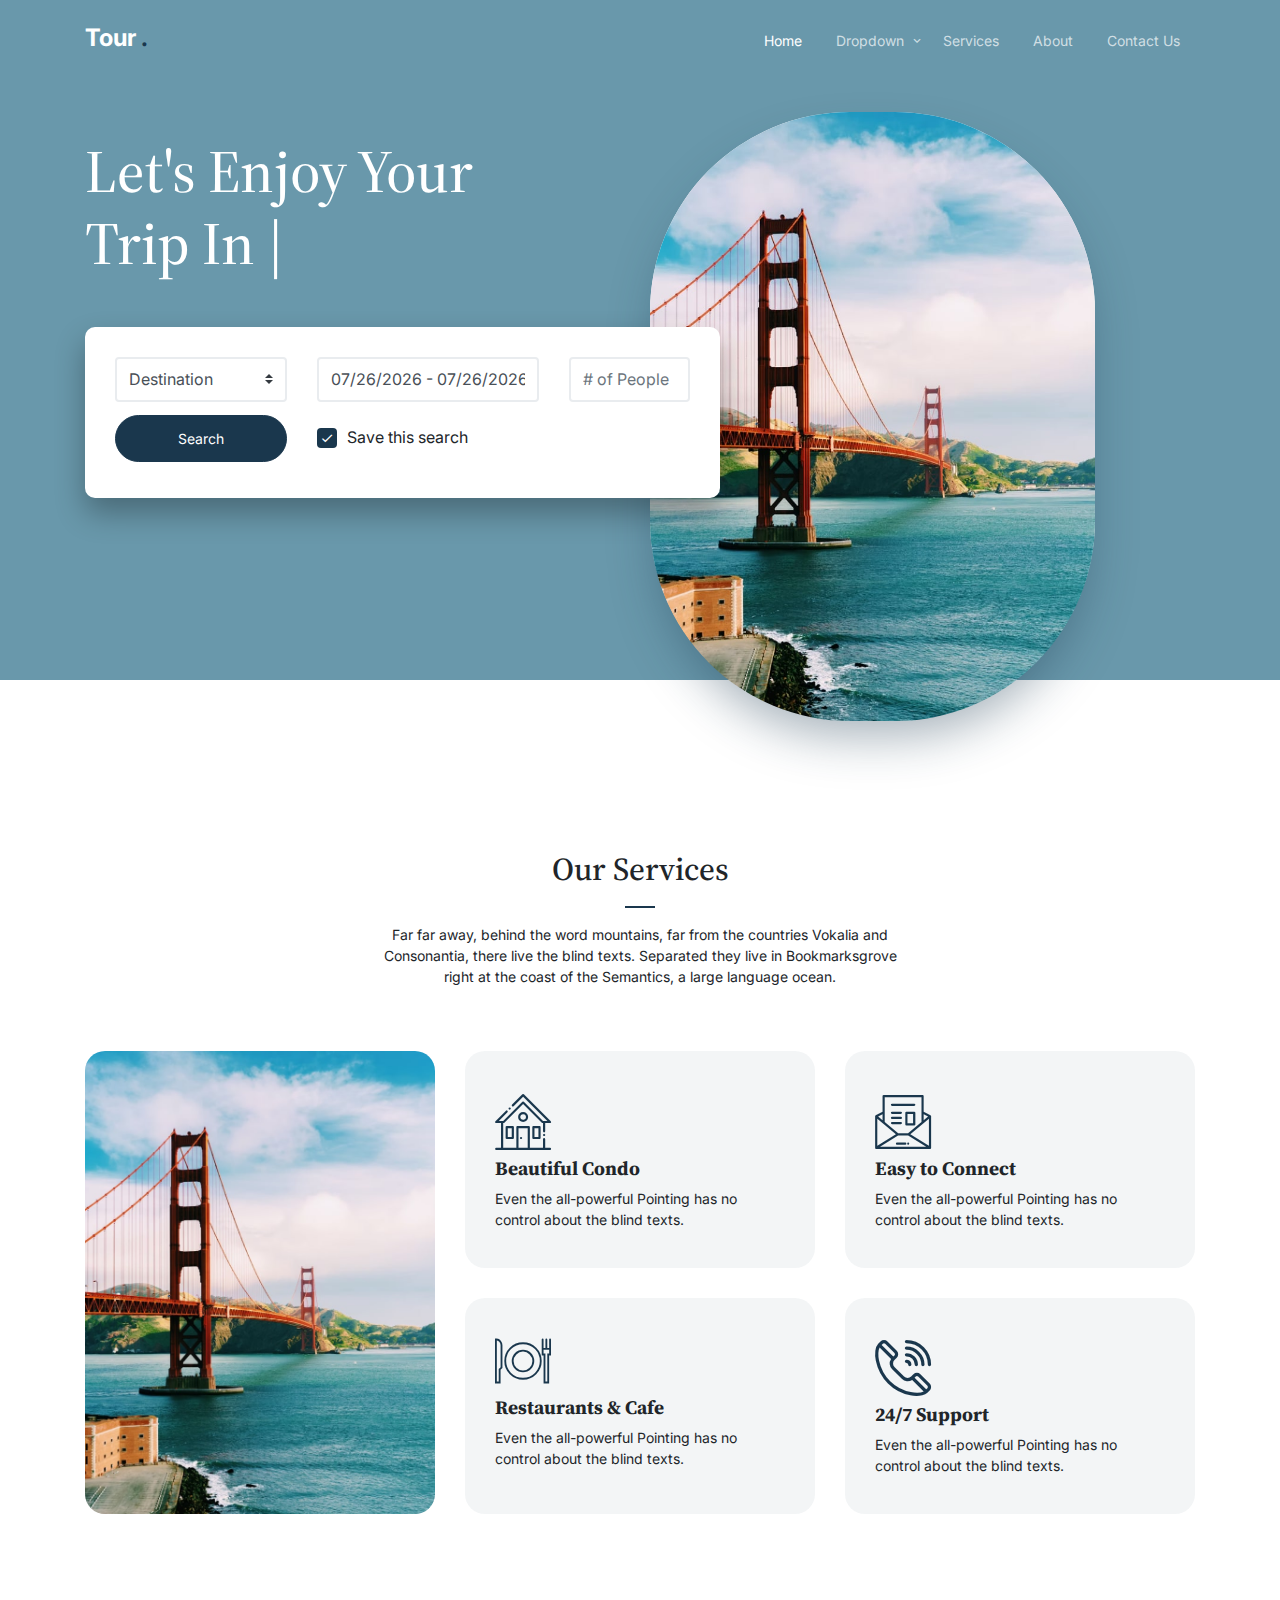
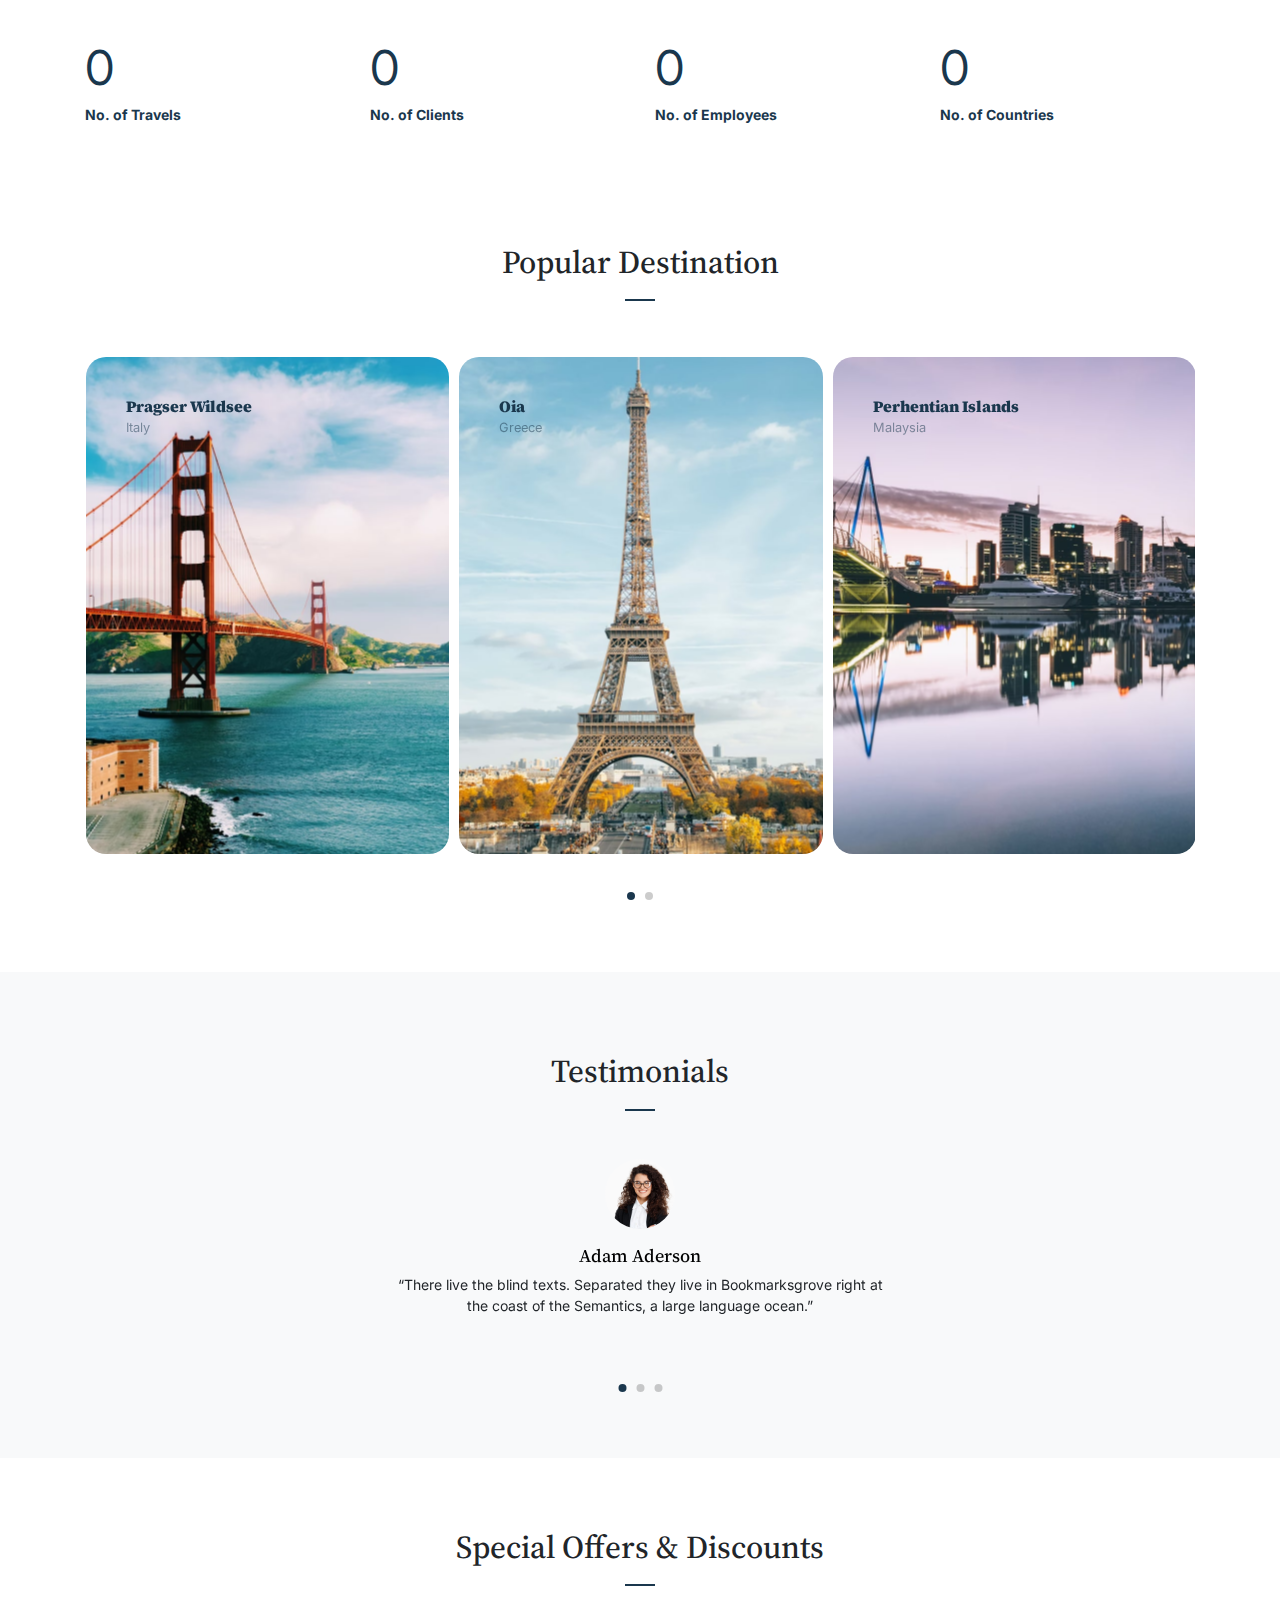
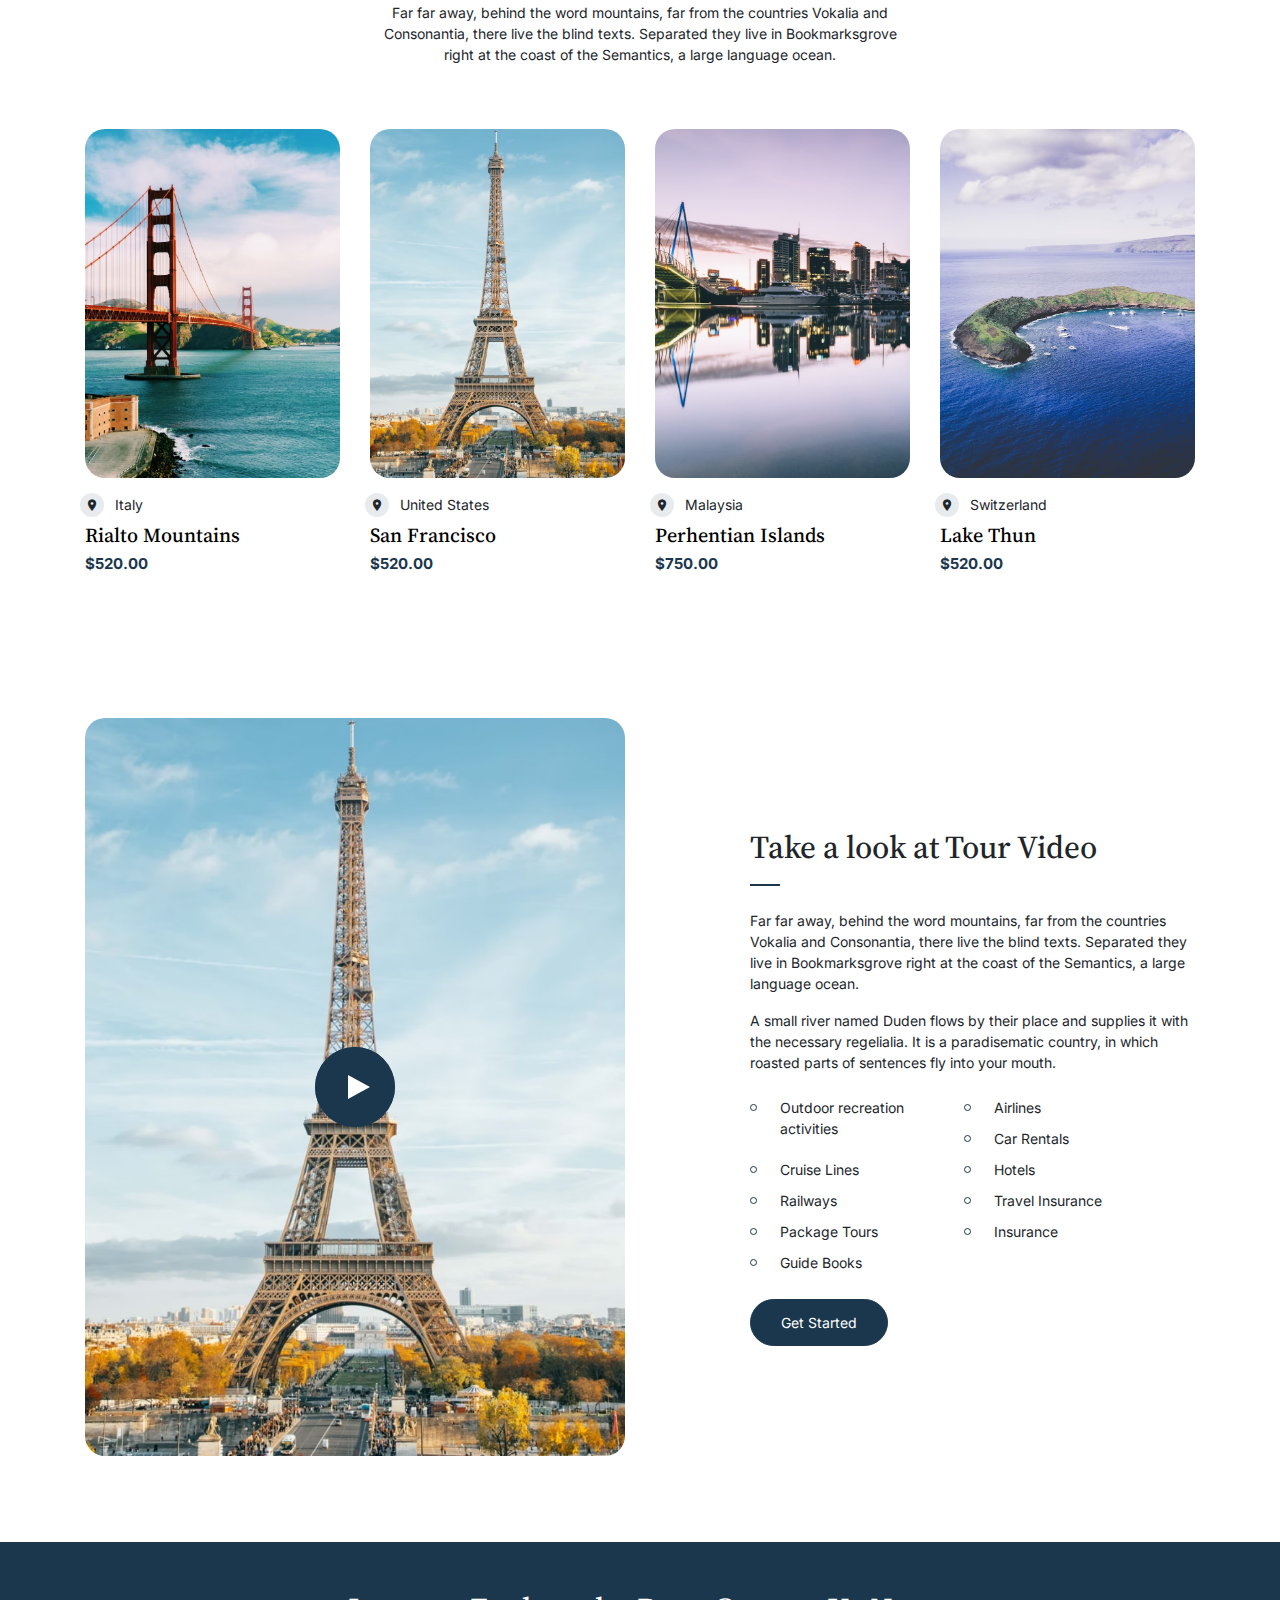
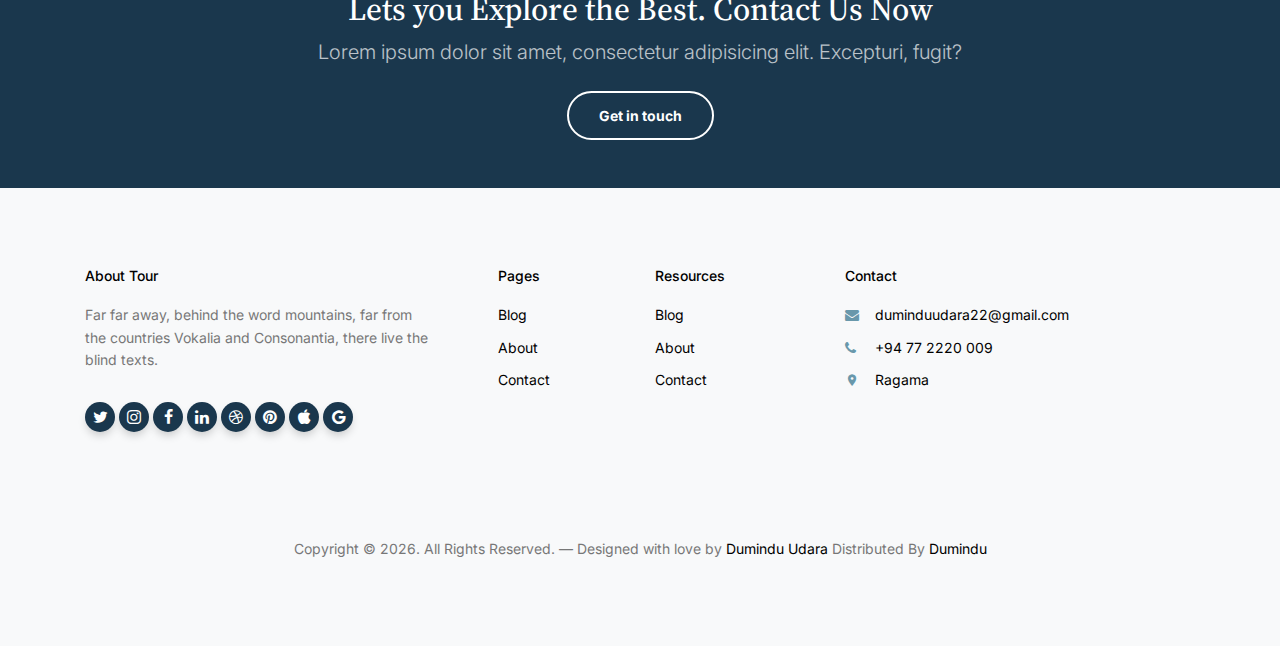
<file: Travel-Agency-master/index.html>
<!doctype html>
<html lang="pt-BR">

<head>
    <meta charset="utf-8">
    <meta name="viewport" content="width=device-width, initial-scale=1, shrink-to-fit=no">
    <meta name="author" content="Untree.co">
    <link rel="shortcut icon" href="favicon.png">

    <meta name="description" content="" />
    <meta name="keywords" content="bootstrap, bootstrap4" />

    <link rel="preconnect" href="https://fonts.googleapis.com">
    <link rel="preconnect" href="https://fonts.gstatic.com" crossorigin>
    <link href="https://fonts.googleapis.com/css2?family=Inter:wght@400;700&family=Source+Serif+Pro:wght@400;700&display=swap" rel="stylesheet">

    <link rel="stylesheet" href="css/bootstrap.min.css">
    <link rel="stylesheet" href="css/owl.carousel.min.css">
    <link rel="stylesheet" href="css/owl.theme.default.min.css">
    <link rel="stylesheet" href="css/jquery.fancybox.min.css">
    <link rel="stylesheet" href="fonts/icomoon/style.css">
    <link rel="stylesheet" href="fonts/flaticon/font/flaticon.css">
    <link rel="stylesheet" href="css/daterangepicker.css">
    <link rel="stylesheet" href="css/aos.css">
    <link rel="stylesheet" href="css/style.css">

    <title>SSK TOUR</title>
</head>

<body>


    <div class="site-mobile-menu site-navbar-target">
        <div class="site-mobile-menu-header">
            <div class="site-mobile-menu-close">
                <span class="icofont-close js-menu-toggle"></span>
            </div>
        </div>
        <div class="site-mobile-menu-body"></div>
    </div>

    <nav class="site-nav">
        <div class="container">
            <div class="site-navigation">
                <a href="index.html" class="logo m-0">Tour <span class="text-primary">.</span></a>

                <ul class="js-clone-nav d-none d-lg-inline-block text-left site-menu float-right">
                    <li class="active"><a href="index.html">Home</a></li>
                    <li class="has-children">
                        <a href="#">Dropdown</a>
                        <ul class="dropdown">
                            <li><a href="elements.html">Elements</a></li>
                            <li><a href="#">Menu One</a></li>
                            <li class="has-children">
                                <a href="#">Menu Two</a>
                                <ul class="dropdown">
                                    <li><a href="#">Sub Menu One</a></li>
                                    <!-- <li><a href="#">Sub Menu Two</a></li>
									<li><a href="#">Sub Menu Three</a></li> -->
                                </ul>
                            </li>
                            <li><a href="#">Menu Three</a></li>
                        </ul>
                    </li>
                    <li><a href="services.html">Services</a></li>
                    <li><a href="about.html">About</a></li>
                    <li><a href="contact.html">Contact Us</a></li>
                </ul>

                <a href="#" class="burger ml-auto float-right site-menu-toggle js-menu-toggle d-inline-block d-lg-none light" data-toggle="collapse" data-target="#main-navbar">
                    <span></span>
                </a>

            </div>
        </div>
    </nav>


    <div class="hero">
        <div class="container">
            <div class="row align-items-center">
                <div class="col-lg-7">
                    <div class="intro-wrap">
                        <h1 class="mb-5"><span class="d-block">Let's Enjoy Your</span> Trip In <span class="typed-words"></span></h1>

                        <div class="row">
                            <div class="col-12">
                                <form class="form">
                                    <div class="row mb-2">
                                        <div class="col-sm-12 col-md-6 mb-3 mb-lg-0 col-lg-4">
                                            <select name="" id="" class="form-control custom-select">
												<option value="">Destination</option>
												<option value="">Peru</option>
												<option value="">Japan</option>
												<option value="">Thailand</option>
												<option value="">Brazil</option>
												<option value="">United States</option>
												<option value="">Israel</option>
												<option value="">China</option>
												<option value="">Russia</option>
                                                <option value="">Sri Lanka</option>
                                                <option value="">India</option>
											</select>
                                        </div>
                                        <div class="col-sm-12 col-md-6 mb-3 mb-lg-0 col-lg-5">
                                            <input type="text" class="form-control" name="daterange">
                                        </div>
                                        <div class="col-sm-12 col-md-6 mb-3 mb-lg-0 col-lg-3">
                                            <input type="text" class="form-control" placeholder="# of People">
                                        </div>

                                    </div>
                                    <div class="row align-items-center">
                                        <div class="col-sm-12 col-md-6 mb-3 mb-lg-0 col-lg-4">
                                            <input type="submit" class="btn btn-primary btn-block" value="Search">
                                        </div>
                                        <div class="col-lg-8">
                                            <label class="control control--checkbox mt-3">
												<span class="caption">Save this search</span>
												<input type="checkbox" checked="checked" />
												<div class="control__indicator"></div>
											</label>
                                        </div>
                                    </div>
                                </form>
                            </div>
                        </div>
                    </div>
                </div>
                <div class="col-lg-5">
                    <div class="slides">
                        <img src="images/hero-slider-1.jpg" alt="Image" class="img-fluid active">
                        <img src="images/hero-slider-2.jpg" alt="Image" class="img-fluid">
                        <img src="images/hero-slider-3.jpg" alt="Image" class="img-fluid">
                        <img src="images/hero-slider-4.jpg" alt="Image" class="img-fluid">
                        <img src="images/hero-slider-5.jpg" alt="Image" class="img-fluid">
                    </div>
                </div>
            </div>
        </div>
    </div>


    <div class="untree_co-section">
        <div class="container">
            <div class="row mb-5 justify-content-center">
                <div class="col-lg-6 text-center">
                    <h2 class="section-title text-center mb-3">Our Services</h2>
                    <p>Far far away, behind the word mountains, far from the countries Vokalia and Consonantia, there live the blind texts. Separated they live in Bookmarksgrove right at the coast of the Semantics, a large language ocean.</p>
                </div>
            </div>
            <div class="row align-items-stretch">
                <div class="col-lg-4 order-lg-1">
                    <div class="h-100">
                        <div class="frame h-100">
                            <div class="feature-img-bg h-100" style="background-image: url('images/hero-slider-1.jpg');"></div>
                        </div>
                    </div>
                </div>

                <div class="col-6 col-sm-6 col-lg-4 feature-1-wrap d-md-flex flex-md-column order-lg-1">

                    <div class="feature-1 d-md-flex">
                        <div class="align-self-center">
                            <span class="flaticon-house display-4 text-primary"></span>
                            <h3>Beautiful Condo</h3>
                            <p class="mb-0">Even the all-powerful Pointing has no control about the blind texts.</p>
                        </div>
                    </div>

                    <div class="feature-1 ">
                        <div class="align-self-center">
                            <span class="flaticon-restaurant display-4 text-primary"></span>
                            <h3>Restaurants & Cafe</h3>
                            <p class="mb-0">Even the all-powerful Pointing has no control about the blind texts.</p>
                        </div>
                    </div>

                </div>

                <div class="col-6 col-sm-6 col-lg-4 feature-1-wrap d-md-flex flex-md-column order-lg-3">

                    <div class="feature-1 d-md-flex">
                        <div class="align-self-center">
                            <span class="flaticon-mail display-4 text-primary"></span>
                            <h3>Easy to Connect</h3>
                            <p class="mb-0">Even the all-powerful Pointing has no control about the blind texts.</p>
                        </div>
                    </div>

                    <div class="feature-1 d-md-flex">
                        <div class="align-self-center">
                            <span class="flaticon-phone-call display-4 text-primary"></span>
                            <h3>24/7 Support</h3>
                            <p class="mb-0">Even the all-powerful Pointing has no control about the blind texts.</p>
                        </div>
                    </div>

                </div>

            </div>
        </div>
    </div>

    <div class="untree_co-section count-numbers py-5">
        <div class="container">
            <div class="row">
                <div class="col-6 col-sm-6 col-md-6 col-lg-3">
                    <div class="counter-wrap">
                        <div class="counter">
                            <span class="" data-number="9313">0</span>
                        </div>
                        <span class="caption">No. of Travels</span>
                    </div>
                </div>
                <div class="col-6 col-sm-6 col-md-6 col-lg-3">
                    <div class="counter-wrap">
                        <div class="counter">
                            <span class="" data-number="8492">0</span>
                        </div>
                        <span class="caption">No. of Clients</span>
                    </div>
                </div>
                <div class="col-6 col-sm-6 col-md-6 col-lg-3">
                    <div class="counter-wrap">
                        <div class="counter">
                            <span class="" data-number="100">0</span>
                        </div>
                        <span class="caption">No. of Employees</span>
                    </div>
                </div>
                <div class="col-6 col-sm-6 col-md-6 col-lg-3">
                    <div class="counter-wrap">
                        <div class="counter">
                            <span class="" data-number="120">0</span>
                        </div>
                        <span class="caption">No. of Countries</span>
                    </div>
                </div>
            </div>
        </div>
    </div>



    <div class="untree_co-section">
        <div class="container">
            <div class="row text-center justify-content-center mb-5">
                <div class="col-lg-7">
                    <h2 class="section-title text-center">Popular Destination</h2>
                </div>
            </div>

            <div class="owl-carousel owl-3-slider">

                <div class="item">
                    <a class="media-thumb" href="images/hero-slider-1.jpg" data-fancybox="gallery">
                        <div class="media-text">
                            <h3>Pragser Wildsee</h3>
                            <span class="location">Italy</span>
                        </div>
                        <img src="images/hero-slider-1.jpg" alt="Image" class="img-fluid">
                    </a>
                </div>

                <div class="item">
                    <a class="media-thumb" href="images/hero-slider-2.jpg" data-fancybox="gallery">
                        <div class="media-text">
                            <h3>Oia</h3>
                            <span class="location">Greece</span>
                        </div>
                        <img src="images/hero-slider-2.jpg" alt="Image" class="img-fluid">
                    </a>
                </div>

                <div class="item">
                    <a class="media-thumb" href="images/hero-slider-3.jpg" data-fancybox="gallery">
                        <div class="media-text">
                            <h3>Perhentian Islands</h3>
                            <span class="location">Malaysia</span>
                        </div>
                        <img src="images/hero-slider-3.jpg" alt="Image" class="img-fluid">
                    </a>
                </div>


                <div class="item">
                    <a class="media-thumb" href="images/hero-slider-4.jpg" data-fancybox="gallery">
                        <div class="media-text">
                            <h3>Rialto Bridge</h3>
                            <span class="location">Italy</span>
                        </div>
                        <img src="images/hero-slider-4.jpg" alt="Image" class="img-fluid">
                    </a>
                </div>

                <div class="item">
                    <a class="media-thumb" href="images/hero-slider-5.jpg" data-fancybox="gallery">
                        <div class="media-text">
                            <h3>San Francisco, United States</h3>
                            <span class="location">United States</span>
                        </div>
                        <img src="images/hero-slider-5.jpg" alt="Image" class="img-fluid">
                    </a>
                </div>

                <div class="item">
                    <a class="media-thumb" href="images/hero-slider-1.jpg" data-fancybox="gallery">
                        <div class="media-text">
                            <h3>Lake Thun</h3>
                            <span class="location">Switzerland</span>
                        </div>
                        <img src="images/hero-slider-2.jpg" alt="Image" class="img-fluid">
                    </a>
                </div>

            </div>

        </div>
    </div>


    <div class="untree_co-section testimonial-section mt-5">
        <div class="container">
            <div class="row justify-content-center">
                <div class="col-lg-7 text-center">
                    <h2 class="section-title text-center mb-5">Testimonials</h2>

                    <div class="owl-single owl-carousel no-nav">
                        <div class="testimonial mx-auto">
                            <figure class="img-wrap">
                                <img src="images/person_2.jpg" alt="Image" class="img-fluid">
                            </figure>
                            <h3 class="name">Adam Aderson</h3>
                            <blockquote>
                                <p>&ldquo;There live the blind texts. Separated they live in Bookmarksgrove right at the coast of the Semantics, a large language ocean.&rdquo;</p>
                            </blockquote>
                        </div>

                        <div class="testimonial mx-auto">
                            <figure class="img-wrap">
                                <img src="images/person_3.jpg" alt="Image" class="img-fluid">
                            </figure>
                            <h3 class="name">Lukas Devlin</h3>
                            <blockquote>
                                <p>&ldquo;There live the blind texts. Separated they live in Bookmarksgrove right at the coast of the Semantics, a large language ocean.&rdquo;</p>
                            </blockquote>
                        </div>

                        <div class="testimonial mx-auto">
                            <figure class="img-wrap">
                                <img src="images/person_4.jpg" alt="Image" class="img-fluid">
                            </figure>
                            <h3 class="name">Kayla Bryant</h3>
                            <blockquote>
                                <p>&ldquo;There live the blind texts. Separated they live in Bookmarksgrove right at the coast of the Semantics, a large language ocean.&rdquo;</p>
                            </blockquote>
                        </div>

                    </div>

                </div>
            </div>
        </div>
    </div>


    <div class="untree_co-section">
        <div class="container">
            <div class="row justify-content-center text-center mb-5">
                <div class="col-lg-6">
                    <h2 class="section-title text-center mb-3">Special Offers &amp; Discounts</h2>
                    <p>Far far away, behind the word mountains, far from the countries Vokalia and Consonantia, there live the blind texts. Separated they live in Bookmarksgrove right at the coast of the Semantics, a large language ocean.</p>
                </div>
            </div>
            <div class="row">
                <div class="col-6 col-sm-6 col-md-6 col-lg-3 mb-4 mb-lg-0">
                    <div class="media-1">
                        <a href="#" class="d-block mb-3"><img src="images/hero-slider-1.jpg" alt="Image" class="img-fluid"></a>
                        <span class="d-flex align-items-center loc mb-2">
							<span class="icon-room mr-3"></span>
                        <span>Italy</span>
                        </span>
                        <div class="d-flex align-items-center">
                            <div>
                                <h3><a href="#">Rialto Mountains</a></h3>
                                <div class="price ml-auto">
                                    <span>$520.00</span>
                                </div>
                            </div>

                        </div>

                    </div>
                </div>
                <div class="col-6 col-sm-6 col-md-6 col-lg-3 mb-4 mb-lg-0">
                    <div class="media-1">
                        <a href="#" class="d-block mb-3"><img src="images/hero-slider-2.jpg" alt="Image" class="img-fluid"></a>
                        <span class="d-flex align-items-center loc mb-2">
							<span class="icon-room mr-3"></span>
                        <span>United States</span>
                        </span>
                        <div class="d-flex align-items-center">
                            <div>
                                <h3><a href="#">San Francisco</a></h3>
                                <div class="price ml-auto">
                                    <span>$520.00</span>
                                </div>
                            </div>

                        </div>

                    </div>
                </div>
                <div class="col-6 col-sm-6 col-md-6 col-lg-3 mb-4 mb-lg-0">
                    <div class="media-1">
                        <a href="#" class="d-block mb-3"><img src="images/hero-slider-3.jpg" alt="Image" class="img-fluid"></a>
                        <span class="d-flex align-items-center loc mb-2">
							<span class="icon-room mr-3"></span>
                        <span>Malaysia</span>
                        </span>
                        <div class="d-flex align-items-center">
                            <div>
                                <h3><a href="#">Perhentian Islands</a></h3>
                                <div class="price ml-auto">
                                    <span>$750.00</span>
                                </div>
                            </div>

                        </div>

                    </div>
                </div>
                <div class="col-6 col-sm-6 col-md-6 col-lg-3 mb-4 mb-lg-0">
                    <div class="media-1">
                        <a href="#" class="d-block mb-3"><img src="images/hero-slider-4.jpg" alt="Image" class="img-fluid"></a>

                        <span class="d-flex align-items-center loc mb-2">
							<span class="icon-room mr-3"></span>
                        <span>Switzerland</span>
                        </span>

                        <div class="d-flex align-items-center">
                            <div>
                                <h3><a href="#">Lake Thun</a></h3>
                                <div class="price ml-auto">
                                    <span>$520.00</span>
                                </div>
                            </div>

                        </div>

                    </div>
                </div>
            </div>
        </div>
    </div>

    <div class="untree_co-section">
        <div class="container">
            <div class="row justify-content-between align-items-center">

                <div class="col-lg-6">
                    <figure class="img-play-video">
                        <a id="play-video" class="video-play-button" href="https://www.youtube.com/watch?v=mwtbEGNABWU" data-fancybox>
                            <span></span>
                        </a>
                        <img src="images/hero-slider-2.jpg" alt="Image" class="img-fluid rounded-20">
                    </figure>
                </div>

                <div class="col-lg-5">
                    <h2 class="section-title text-left mb-4">Take a look at Tour Video</h2>
                    <p>Far far away, behind the word mountains, far from the countries Vokalia and Consonantia, there live the blind texts. Separated they live in Bookmarksgrove right at the coast of the Semantics, a large language ocean.</p>

                    <p class="mb-4">A small river named Duden flows by their place and supplies it with the necessary regelialia. It is a paradisematic country, in which roasted parts of sentences fly into your mouth.
                    </p>

                    <ul class="list-unstyled two-col clearfix">
                        <li>Outdoor recreation activities</li>
                        <li>Airlines</li>
                        <li>Car Rentals</li>
                        <li>Cruise Lines</li>
                        <li>Hotels</li>
                        <li>Railways</li>
                        <li>Travel Insurance</li>
                        <li>Package Tours</li>
                        <li>Insurance</li>
                        <li>Guide Books</li>
                    </ul>

                    <p><a href="#" class="btn btn-primary">Get Started</a></p>


                </div>
            </div>
        </div>
    </div>



    <div class="py-5 cta-section">
        <div class="container">
            <div class="row text-center">
                <div class="col-md-12">
                    <h2 class="mb-2 text-white">Lets you Explore the Best. Contact Us Now</h2>
                    <p class="mb-4 lead text-white text-white-opacity">Lorem ipsum dolor sit amet, consectetur adipisicing elit. Excepturi, fugit?</p>
                    <p class="mb-0"><a href="contact.html" class="btn btn-outline-white text-white btn-md font-weight-bold">Get in touch</a></p>
                </div>
            </div>
        </div>
    </div>

    <div class="site-footer">
        <div class="inner first">
            <div class="container">
                <div class="row">
                    <div class="col-md-6 col-lg-4">
                        <div class="widget">
                            <h3 class="heading">About Tour</h3>
                            <p>Far far away, behind the word mountains, far from the countries Vokalia and Consonantia, there live the blind texts.</p>
                        </div>
                        <div class="widget">
                            <ul class="list-unstyled social">
                                <li><a href="#"><span class="icon-twitter"></span></a></li>
                                <li><a href="#"><span class="icon-instagram"></span></a></li>
                                <li><a href="#"><span class="icon-facebook"></span></a></li>
                                <li><a href="#"><span class="icon-linkedin"></span></a></li>
                                <li><a href="#"><span class="icon-dribbble"></span></a></li>
                                <li><a href="#"><span class="icon-pinterest"></span></a></li>
                                <li><a href="#"><span class="icon-apple"></span></a></li>
                                <li><a href="#"><span class="icon-google"></span></a></li>
                            </ul>
                        </div>
                    </div>
                    <div class="col-md-6 col-lg-2 pl-lg-5">
                        <div class="widget">
                            <h3 class="heading">Pages</h3>
                            <ul class="links list-unstyled">
                                <li><a href="#">Blog</a></li>
                                <li><a href="#">About</a></li>
                                <li><a href="#">Contact</a></li>
                            </ul>
                        </div>
                    </div>
                    <div class="col-md-6 col-lg-2">
                        <div class="widget">
                            <h3 class="heading">Resources</h3>
                            <ul class="links list-unstyled">
                                <li><a href="#">Blog</a></li>
                                <li><a href="#">About</a></li>
                                <li><a href="#">Contact</a></li>
                            </ul>
                        </div>
                    </div>
                    <div class="col-md-6 col-lg-4">
                        <div class="widget">
                            <h3 class="heading">Contact</h3>
                            <ul class="list-unstyled quick-info links">
                                <li class="email"><a href="#">duminduudara22@gmail.com</a></li>
                                <li class="phone"><a href="#">+94 77 2220 009</a></li>
                                <li class="address"><a href="#">Ragama</a></li>
                            </ul>
                        </div>
                    </div>
                </div>
            </div>
        </div>



        <div class="inner dark">
            <div class="container">
                <div class="row text-center">
                    <div class="col-md-8 mb-3 mb-md-0 mx-auto">
                        <p>Copyright &copy;
                            <script>
                                document.write(new Date().getFullYear());
                            </script>. All Rights Reserved. &mdash; Designed with love by <a href="https://untree.co" class="link-highlight">Dumindu Udara</a>
                            <!-- License information: https://untree.co/license/ -->Distributed By <a href="https://themewagon.com" target="_blank">Dumindu</a>
                        </p>
                    </div>

                </div>
            </div>
        </div>
    </div>

    <div id="overlayer"></div>
    <div class="loader">
        <div class="spinner-border" role="status">
            <span class="sr-only">Loading...</span>
        </div>
    </div>

    <script src="js/jquery-3.4.1.min.js"></script>
    <script src="js/popper.min.js"></script>
    <script src="js/bootstrap.min.js"></script>
    <script src="js/owl.carousel.min.js"></script>
    <script src="js/jquery.animateNumber.min.js"></script>
    <script src="js/jquery.waypoints.min.js"></script>
    <script src="js/jquery.fancybox.min.js"></script>
    <script src="js/aos.js"></script>
    <script src="js/moment.min.js"></script>
    <script src="js/daterangepicker.js"></script>

    <script src="js/typed.js"></script>
    <script>
        $(function() {
            var slides = $('.slides'),
                images = slides.find('img');

            images.each(function(i) {
                $(this).attr('data-id', i + 1);
            })

            var typed = new Typed('.typed-words', {
                strings: ["San Francisco.", " Paris.", " New Zealand.", " Maui.", " London."],
                typeSpeed: 80,
                backSpeed: 80,
                backDelay: 4000,
                startDelay: 1000,
                loop: true,
                showCursor: true,
                preStringTyped: (arrayPos, self) => {
                    arrayPos++;
                    console.log(arrayPos);
                    $('.slides img').removeClass('active');
                    $('.slides img[data-id="' + arrayPos + '"]').addClass('active');
                }

            });
        })
    </script>

    <script src="js/custom.js"></script>

</body>

</html>
</file>
<file: Travel-Agency-master/fonts/icomoon/style.css>
@font-face {
  font-family: 'icomoon';
  src:  url('fonts/icomoon.eot?10si43');
  src:  url('fonts/icomoon.eot?10si43#iefix') format('embedded-opentype'),
    url('fonts/icomoon.ttf?10si43') format('truetype'),
    url('fonts/icomoon.woff?10si43') format('woff'),
    url('fonts/icomoon.svg?10si43#icomoon') format('svg');
  font-weight: normal;
  font-style: normal;
}

[class^="icon-"], [class*=" icon-"] {
  /* use !important to prevent issues with browser extensions that change fonts */
  font-family: 'icomoon' !important;
  speak: none;
  font-style: normal;
  font-weight: normal;
  font-variant: normal;
  text-transform: none;
  line-height: 1;

  /* Better Font Rendering =========== */
  -webkit-font-smoothing: antialiased;
  -moz-osx-font-smoothing: grayscale;
}

.icon-asterisk:before {
  content: "\f069";
}
.icon-plus:before {
  content: "\f067";
}
.icon-question:before {
  content: "\f128";
}
.icon-minus:before {
  content: "\f068";
}
.icon-glass:before {
  content: "\f000";
}
.icon-music:before {
  content: "\f001";
}
.icon-search:before {
  content: "\f002";
}
.icon-envelope-o:before {
  content: "\f003";
}
.icon-heart:before {
  content: "\f004";
}
.icon-star:before {
  content: "\f005";
}
.icon-star-o:before {
  content: "\f006";
}
.icon-user:before {
  content: "\f007";
}
.icon-film:before {
  content: "\f008";
}
.icon-th-large:before {
  content: "\f009";
}
.icon-th:before {
  content: "\f00a";
}
.icon-th-list:before {
  content: "\f00b";
}
.icon-check:before {
  content: "\f00c";
}
.icon-close:before {
  content: "\f00d";
}
.icon-remove:before {
  content: "\f00d";
}
.icon-times:before {
  content: "\f00d";
}
.icon-search-plus:before {
  content: "\f00e";
}
.icon-search-minus:before {
  content: "\f010";
}
.icon-power-off:before {
  content: "\f011";
}
.icon-signal:before {
  content: "\f012";
}
.icon-cog:before {
  content: "\f013";
}
.icon-gear:before {
  content: "\f013";
}
.icon-trash-o:before {
  content: "\f014";
}
.icon-home:before {
  content: "\f015";
}
.icon-file-o:before {
  content: "\f016";
}
.icon-clock-o:before {
  content: "\f017";
}
.icon-road:before {
  content: "\f018";
}
.icon-download:before {
  content: "\f019";
}
.icon-arrow-circle-o-down:before {
  content: "\f01a";
}
.icon-arrow-circle-o-up:before {
  content: "\f01b";
}
.icon-inbox:before {
  content: "\f01c";
}
.icon-play-circle-o:before {
  content: "\f01d";
}
.icon-repeat:before {
  content: "\f01e";
}
.icon-rotate-right:before {
  content: "\f01e";
}
.icon-refresh:before {
  content: "\f021";
}
.icon-list-alt:before {
  content: "\f022";
}
.icon-lock:before {
  content: "\f023";
}
.icon-flag:before {
  content: "\f024";
}
.icon-headphones:before {
  content: "\f025";
}
.icon-volume-off:before {
  content: "\f026";
}
.icon-volume-down:before {
  content: "\f027";
}
.icon-volume-up:before {
  content: "\f028";
}
.icon-qrcode:before {
  content: "\f029";
}
.icon-barcode:before {
  content: "\f02a";
}
.icon-tag:before {
  content: "\f02b";
}
.icon-tags:before {
  content: "\f02c";
}
.icon-book:before {
  content: "\f02d";
}
.icon-bookmark:before {
  content: "\f02e";
}
.icon-print:before {
  content: "\f02f";
}
.icon-camera:before {
  content: "\f030";
}
.icon-font:before {
  content: "\f031";
}
.icon-bold:before {
  content: "\f032";
}
.icon-italic:before {
  content: "\f033";
}
.icon-text-height:before {
  content: "\f034";
}
.icon-text-width:before {
  content: "\f035";
}
.icon-align-left:before {
  content: "\f036";
}
.icon-align-center:before {
  content: "\f037";
}
.icon-align-right:before {
  content: "\f038";
}
.icon-align-justify:before {
  content: "\f039";
}
.icon-list:before {
  content: "\f03a";
}
.icon-dedent:before {
  content: "\f03b";
}
.icon-outdent:before {
  content: "\f03b";
}
.icon-indent:before {
  content: "\f03c";
}
.icon-video-camera:before {
  content: "\f03d";
}
.icon-image:before {
  content: "\f03e";
}
.icon-photo:before {
  content: "\f03e";
}
.icon-picture-o:before {
  content: "\f03e";
}
.icon-pencil:before {
  content: "\f040";
}
.icon-map-marker:before {
  content: "\f041";
}
.icon-adjust:before {
  content: "\f042";
}
.icon-tint:before {
  content: "\f043";
}
.icon-edit:before {
  content: "\f044";
}
.icon-pencil-square-o:before {
  content: "\f044";
}
.icon-share-square-o:before {
  content: "\f045";
}
.icon-check-square-o:before {
  content: "\f046";
}
.icon-arrows:before {
  content: "\f047";
}
.icon-step-backward:before {
  content: "\f048";
}
.icon-fast-backward:before {
  content: "\f049";
}
.icon-backward:before {
  content: "\f04a";
}
.icon-play:before {
  content: "\f04b";
}
.icon-pause:before {
  content: "\f04c";
}
.icon-stop:before {
  content: "\f04d";
}
.icon-forward:before {
  content: "\f04e";
}
.icon-fast-forward:before {
  content: "\f050";
}
.icon-step-forward:before {
  content: "\f051";
}
.icon-eject:before {
  content: "\f052";
}
.icon-chevron-left:before {
  content: "\f053";
}
.icon-chevron-right:before {
  content: "\f054";
}
.icon-plus-circle:before {
  content: "\f055";
}
.icon-minus-circle:before {
  content: "\f056";
}
.icon-times-circle:before {
  content: "\f057";
}
.icon-check-circle:before {
  content: "\f058";
}
.icon-question-circle:before {
  content: "\f059";
}
.icon-info-circle:before {
  content: "\f05a";
}
.icon-crosshairs:before {
  content: "\f05b";
}
.icon-times-circle-o:before {
  content: "\f05c";
}
.icon-check-circle-o:before {
  content: "\f05d";
}
.icon-ban:before {
  content: "\f05e";
}
.icon-arrow-left:before {
  content: "\f060";
}
.icon-arrow-right:before {
  content: "\f061";
}
.icon-arrow-up:before {
  content: "\f062";
}
.icon-arrow-down:before {
  content: "\f063";
}
.icon-mail-forward:before {
  content: "\f064";
}
.icon-share:before {
  content: "\f064";
}
.icon-expand:before {
  content: "\f065";
}
.icon-compress:before {
  content: "\f066";
}
.icon-exclamation-circle:before {
  content: "\f06a";
}
.icon-gift:before {
  content: "\f06b";
}
.icon-leaf:before {
  content: "\f06c";
}
.icon-fire:before {
  content: "\f06d";
}
.icon-eye:before {
  content: "\f06e";
}
.icon-eye-slash:before {
  content: "\f070";
}
.icon-exclamation-triangle:before {
  content: "\f071";
}
.icon-warning:before {
  content: "\f071";
}
.icon-plane:before {
  content: "\f072";
}
.icon-calendar:before {
  content: "\f073";
}
.icon-random:before {
  content: "\f074";
}
.icon-comment:before {
  content: "\f075";
}
.icon-magnet:before {
  content: "\f076";
}
.icon-chevron-up:before {
  content: "\f077";
}
.icon-chevron-down:before {
  content: "\f078";
}
.icon-retweet:before {
  content: "\f079";
}
.icon-shopping-cart:before {
  content: "\f07a";
}
.icon-folder:before {
  content: "\f07b";
}
.icon-folder-open:before {
  content: "\f07c";
}
.icon-arrows-v:before {
  content: "\f07d";
}
.icon-arrows-h:before {
  content: "\f07e";
}
.icon-bar-chart:before {
  content: "\f080";
}
.icon-bar-chart-o:before {
  content: "\f080";
}
.icon-twitter-square:before {
  content: "\f081";
}
.icon-facebook-square:before {
  content: "\f082";
}
.icon-camera-retro:before {
  content: "\f083";
}
.icon-key:before {
  content: "\f084";
}
.icon-cogs:before {
  content: "\f085";
}
.icon-gears:before {
  content: "\f085";
}
.icon-comments:before {
  content: "\f086";
}
.icon-thumbs-o-up:before {
  content: "\f087";
}
.icon-thumbs-o-down:before {
  content: "\f088";
}
.icon-star-half:before {
  content: "\f089";
}
.icon-heart-o:before {
  content: "\f08a";
}
.icon-sign-out:before {
  content: "\f08b";
}
.icon-linkedin-square:before {
  content: "\f08c";
}
.icon-thumb-tack:before {
  content: "\f08d";
}
.icon-external-link:before {
  content: "\f08e";
}
.icon-sign-in:before {
  content: "\f090";
}
.icon-trophy:before {
  content: "\f091";
}
.icon-github-square:before {
  content: "\f092";
}
.icon-upload:before {
  content: "\f093";
}
.icon-lemon-o:before {
  content: "\f094";
}
.icon-phone:before {
  content: "\f095";
}
.icon-square-o:before {
  content: "\f096";
}
.icon-bookmark-o:before {
  content: "\f097";
}
.icon-phone-square:before {
  content: "\f098";
}
.icon-twitter:before {
  content: "\f099";
}
.icon-facebook:before {
  content: "\f09a";
}
.icon-facebook-f:before {
  content: "\f09a";
}
.icon-github:before {
  content: "\f09b";
}
.icon-unlock:before {
  content: "\f09c";
}
.icon-credit-card:before {
  content: "\f09d";
}
.icon-feed:before {
  content: "\f09e";
}
.icon-rss:before {
  content: "\f09e";
}
.icon-hdd-o:before {
  content: "\f0a0";
}
.icon-bullhorn:before {
  content: "\f0a1";
}
.icon-bell-o:before {
  content: "\f0a2";
}
.icon-certificate:before {
  content: "\f0a3";
}
.icon-hand-o-right:before {
  content: "\f0a4";
}
.icon-hand-o-left:before {
  content: "\f0a5";
}
.icon-hand-o-up:before {
  content: "\f0a6";
}
.icon-hand-o-down:before {
  content: "\f0a7";
}
.icon-arrow-circle-left:before {
  content: "\f0a8";
}
.icon-arrow-circle-right:before {
  content: "\f0a9";
}
.icon-arrow-circle-up:before {
  content: "\f0aa";
}
.icon-arrow-circle-down:before {
  content: "\f0ab";
}
.icon-globe:before {
  content: "\f0ac";
}
.icon-wrench:before {
  content: "\f0ad";
}
.icon-tasks:before {
  content: "\f0ae";
}
.icon-filter:before {
  content: "\f0b0";
}
.icon-briefcase:before {
  content: "\f0b1";
}
.icon-arrows-alt:before {
  content: "\f0b2";
}
.icon-group:before {
  content: "\f0c0";
}
.icon-users:before {
  content: "\f0c0";
}
.icon-chain:before {
  content: "\f0c1";
}
.icon-link:before {
  content: "\f0c1";
}
.icon-cloud:before {
  content: "\f0c2";
}
.icon-flask:before {
  content: "\f0c3";
}
.icon-cut:before {
  content: "\f0c4";
}
.icon-scissors:before {
  content: "\f0c4";
}
.icon-copy:before {
  content: "\f0c5";
}
.icon-files-o:before {
  content: "\f0c5";
}
.icon-paperclip:before {
  content: "\f0c6";
}
.icon-floppy-o:before {
  content: "\f0c7";
}
.icon-save:before {
  content: "\f0c7";
}
.icon-square:before {
  content: "\f0c8";
}
.icon-bars:before {
  content: "\f0c9";
}
.icon-navicon:before {
  content: "\f0c9";
}
.icon-reorder:before {
  content: "\f0c9";
}
.icon-list-ul:before {
  content: "\f0ca";
}
.icon-list-ol:before {
  content: "\f0cb";
}
.icon-strikethrough:before {
  content: "\f0cc";
}
.icon-underline:before {
  content: "\f0cd";
}
.icon-table:before {
  content: "\f0ce";
}
.icon-magic:before {
  content: "\f0d0";
}
.icon-truck:before {
  content: "\f0d1";
}
.icon-pinterest:before {
  content: "\f0d2";
}
.icon-pinterest-square:before {
  content: "\f0d3";
}
.icon-google-plus-square:before {
  content: "\f0d4";
}
.icon-google-plus:before {
  content: "\f0d5";
}
.icon-money:before {
  content: "\f0d6";
}
.icon-caret-down:before {
  content: "\f0d7";
}
.icon-caret-up:before {
  content: "\f0d8";
}
.icon-caret-left:before {
  content: "\f0d9";
}
.icon-caret-right:before {
  content: "\f0da";
}
.icon-columns:before {
  content: "\f0db";
}
.icon-sort:before {
  content: "\f0dc";
}
.icon-unsorted:before {
  content: "\f0dc";
}
.icon-sort-desc:before {
  content: "\f0dd";
}
.icon-sort-down:before {
  content: "\f0dd";
}
.icon-sort-asc:before {
  content: "\f0de";
}
.icon-sort-up:before {
  content: "\f0de";
}
.icon-envelope:before {
  content: "\f0e0";
}
.icon-linkedin:before {
  content: "\f0e1";
}
.icon-rotate-left:before {
  content: "\f0e2";
}
.icon-undo:before {
  content: "\f0e2";
}
.icon-gavel:before {
  content: "\f0e3";
}
.icon-legal:before {
  content: "\f0e3";
}
.icon-dashboard:before {
  content: "\f0e4";
}
.icon-tachometer:before {
  content: "\f0e4";
}
.icon-comment-o:before {
  content: "\f0e5";
}
.icon-comments-o:before {
  content: "\f0e6";
}
.icon-bolt:before {
  content: "\f0e7";
}
.icon-flash:before {
  content: "\f0e7";
}
.icon-sitemap:before {
  content: "\f0e8";
}
.icon-umbrella:before {
  content: "\f0e9";
}
.icon-clipboard:before {
  content: "\f0ea";
}
.icon-paste:before {
  content: "\f0ea";
}
.icon-lightbulb-o:before {
  content: "\f0eb";
}
.icon-exchange:before {
  content: "\f0ec";
}
.icon-cloud-download:before {
  content: "\f0ed";
}
.icon-cloud-upload:before {
  content: "\f0ee";
}
.icon-user-md:before {
  content: "\f0f0";
}
.icon-stethoscope:before {
  content: "\f0f1";
}
.icon-suitcase:before {
  content: "\f0f2";
}
.icon-bell:before {
  content: "\f0f3";
}
.icon-coffee:before {
  content: "\f0f4";
}
.icon-cutlery:before {
  content: "\f0f5";
}
.icon-file-text-o:before {
  content: "\f0f6";
}
.icon-building-o:before {
  content: "\f0f7";
}
.icon-hospital-o:before {
  content: "\f0f8";
}
.icon-ambulance:before {
  content: "\f0f9";
}
.icon-medkit:before {
  content: "\f0fa";
}
.icon-fighter-jet:before {
  content: "\f0fb";
}
.icon-beer:before {
  content: "\f0fc";
}
.icon-h-square:before {
  content: "\f0fd";
}
.icon-plus-square:before {
  content: "\f0fe";
}
.icon-angle-double-left:before {
  content: "\f100";
}
.icon-angle-double-right:before {
  content: "\f101";
}
.icon-angle-double-up:before {
  content: "\f102";
}
.icon-angle-double-down:before {
  content: "\f103";
}
.icon-angle-left:before {
  content: "\f104";
}
.icon-angle-right:before {
  content: "\f105";
}
.icon-angle-up:before {
  content: "\f106";
}
.icon-angle-down:before {
  content: "\f107";
}
.icon-desktop:before {
  content: "\f108";
}
.icon-laptop:before {
  content: "\f109";
}
.icon-tablet:before {
  content: "\f10a";
}
.icon-mobile:before {
  content: "\f10b";
}
.icon-mobile-phone:before {
  content: "\f10b";
}
.icon-circle-o:before {
  content: "\f10c";
}
.icon-quote-left:before {
  content: "\f10d";
}
.icon-quote-right:before {
  content: "\f10e";
}
.icon-spinner:before {
  content: "\f110";
}
.icon-circle:before {
  content: "\f111";
}
.icon-mail-reply:before {
  content: "\f112";
}
.icon-reply:before {
  content: "\f112";
}
.icon-github-alt:before {
  content: "\f113";
}
.icon-folder-o:before {
  content: "\f114";
}
.icon-folder-open-o:before {
  content: "\f115";
}
.icon-smile-o:before {
  content: "\f118";
}
.icon-frown-o:before {
  content: "\f119";
}
.icon-meh-o:before {
  content: "\f11a";
}
.icon-gamepad:before {
  content: "\f11b";
}
.icon-keyboard-o:before {
  content: "\f11c";
}
.icon-flag-o:before {
  content: "\f11d";
}
.icon-flag-checkered:before {
  content: "\f11e";
}
.icon-terminal:before {
  content: "\f120";
}
.icon-code:before {
  content: "\f121";
}
.icon-mail-reply-all:before {
  content: "\f122";
}
.icon-reply-all:before {
  content: "\f122";
}
.icon-star-half-empty:before {
  content: "\f123";
}
.icon-star-half-full:before {
  content: "\f123";
}
.icon-star-half-o:before {
  content: "\f123";
}
.icon-location-arrow:before {
  content: "\f124";
}
.icon-crop:before {
  content: "\f125";
}
.icon-code-fork:before {
  content: "\f126";
}
.icon-chain-broken:before {
  content: "\f127";
}
.icon-unlink:before {
  content: "\f127";
}
.icon-info:before {
  content: "\f129";
}
.icon-exclamation:before {
  content: "\f12a";
}
.icon-superscript:before {
  content: "\f12b";
}
.icon-subscript:before {
  content: "\f12c";
}
.icon-eraser:before {
  content: "\f12d";
}
.icon-puzzle-piece:before {
  content: "\f12e";
}
.icon-microphone:before {
  content: "\f130";
}
.icon-microphone-slash:before {
  content: "\f131";
}
.icon-shield:before {
  content: "\f132";
}
.icon-calendar-o:before {
  content: "\f133";
}
.icon-fire-extinguisher:before {
  content: "\f134";
}
.icon-rocket:before {
  content: "\f135";
}
.icon-maxcdn:before {
  content: "\f136";
}
.icon-chevron-circle-left:before {
  content: "\f137";
}
.icon-chevron-circle-right:before {
  content: "\f138";
}
.icon-chevron-circle-up:before {
  content: "\f139";
}
.icon-chevron-circle-down:before {
  content: "\f13a";
}
.icon-html5:before {
  content: "\f13b";
}
.icon-css3:before {
  content: "\f13c";
}
.icon-anchor:before {
  content: "\f13d";
}
.icon-unlock-alt:before {
  content: "\f13e";
}
.icon-bullseye:before {
  content: "\f140";
}
.icon-ellipsis-h:before {
  content: "\f141";
}
.icon-ellipsis-v:before {
  content: "\f142";
}
.icon-rss-square:before {
  content: "\f143";
}
.icon-play-circle:before {
  content: "\f144";
}
.icon-ticket:before {
  content: "\f145";
}
.icon-minus-square:before {
  content: "\f146";
}
.icon-minus-square-o:before {
  content: "\f147";
}
.icon-level-up:before {
  content: "\f148";
}
.icon-level-down:before {
  content: "\f149";
}
.icon-check-square:before {
  content: "\f14a";
}
.icon-pencil-square:before {
  content: "\f14b";
}
.icon-external-link-square:before {
  content: "\f14c";
}
.icon-share-square:before {
  content: "\f14d";
}
.icon-compass:before {
  content: "\f14e";
}
.icon-caret-square-o-down:before {
  content: "\f150";
}
.icon-toggle-down:before {
  content: "\f150";
}
.icon-caret-square-o-up:before {
  content: "\f151";
}
.icon-toggle-up:before {
  content: "\f151";
}
.icon-caret-square-o-right:before {
  content: "\f152";
}
.icon-toggle-right:before {
  content: "\f152";
}
.icon-eur:before {
  content: "\f153";
}
.icon-euro:before {
  content: "\f153";
}
.icon-gbp:before {
  content: "\f154";
}
.icon-dollar:before {
  content: "\f155";
}
.icon-usd:before {
  content: "\f155";
}
.icon-inr:before {
  content: "\f156";
}
.icon-rupee:before {
  content: "\f156";
}
.icon-cny:before {
  content: "\f157";
}
.icon-jpy:before {
  content: "\f157";
}
.icon-rmb:before {
  content: "\f157";
}
.icon-yen:before {
  content: "\f157";
}
.icon-rouble:before {
  content: "\f158";
}
.icon-rub:before {
  content: "\f158";
}
.icon-ruble:before {
  content: "\f158";
}
.icon-krw:before {
  content: "\f159";
}
.icon-won:before {
  content: "\f159";
}
.icon-bitcoin:before {
  content: "\f15a";
}
.icon-btc:before {
  content: "\f15a";
}
.icon-file:before {
  content: "\f15b";
}
.icon-file-text:before {
  content: "\f15c";
}
.icon-sort-alpha-asc:before {
  content: "\f15d";
}
.icon-sort-alpha-desc:before {
  content: "\f15e";
}
.icon-sort-amount-asc:before {
  content: "\f160";
}
.icon-sort-amount-desc:before {
  content: "\f161";
}
.icon-sort-numeric-asc:before {
  content: "\f162";
}
.icon-sort-numeric-desc:before {
  content: "\f163";
}
.icon-thumbs-up:before {
  content: "\f164";
}
.icon-thumbs-down:before {
  content: "\f165";
}
.icon-youtube-square:before {
  content: "\f166";
}
.icon-youtube:before {
  content: "\f167";
}
.icon-xing:before {
  content: "\f168";
}
.icon-xing-square:before {
  content: "\f169";
}
.icon-youtube-play:before {
  content: "\f16a";
}
.icon-dropbox:before {
  content: "\f16b";
}
.icon-stack-overflow:before {
  content: "\f16c";
}
.icon-instagram:before {
  content: "\f16d";
}
.icon-flickr:before {
  content: "\f16e";
}
.icon-adn:before {
  content: "\f170";
}
.icon-bitbucket:before {
  content: "\f171";
}
.icon-bitbucket-square:before {
  content: "\f172";
}
.icon-tumblr:before {
  content: "\f173";
}
.icon-tumblr-square:before {
  content: "\f174";
}
.icon-long-arrow-down:before {
  content: "\f175";
}
.icon-long-arrow-up:before {
  content: "\f176";
}
.icon-long-arrow-left:before {
  content: "\f177";
}
.icon-long-arrow-right:before {
  content: "\f178";
}
.icon-apple:before {
  content: "\f179";
}
.icon-windows:before {
  content: "\f17a";
}
.icon-android:before {
  content: "\f17b";
}
.icon-linux:before {
  content: "\f17c";
}
.icon-dribbble:before {
  content: "\f17d";
}
.icon-skype:before {
  content: "\f17e";
}
.icon-foursquare:before {
  content: "\f180";
}
.icon-trello:before {
  content: "\f181";
}
.icon-female:before {
  content: "\f182";
}
.icon-male:before {
  content: "\f183";
}
.icon-gittip:before {
  content: "\f184";
}
.icon-gratipay:before {
  content: "\f184";
}
.icon-sun-o:before {
  content: "\f185";
}
.icon-moon-o:before {
  content: "\f186";
}
.icon-archive:before {
  content: "\f187";
}
.icon-bug:before {
  content: "\f188";
}
.icon-vk:before {
  content: "\f189";
}
.icon-weibo:before {
  content: "\f18a";
}
.icon-renren:before {
  content: "\f18b";
}
.icon-pagelines:before {
  content: "\f18c";
}
.icon-stack-exchange:before {
  content: "\f18d";
}
.icon-arrow-circle-o-right:before {
  content: "\f18e";
}
.icon-arrow-circle-o-left:before {
  content: "\f190";
}
.icon-caret-square-o-left:before {
  content: "\f191";
}
.icon-toggle-left:before {
  content: "\f191";
}
.icon-dot-circle-o:before {
  content: "\f192";
}
.icon-wheelchair:before {
  content: "\f193";
}
.icon-vimeo-square:before {
  content: "\f194";
}
.icon-try:before {
  content: "\f195";
}
.icon-turkish-lira:before {
  content: "\f195";
}
.icon-plus-square-o:before {
  content: "\f196";
}
.icon-space-shuttle:before {
  content: "\f197";
}
.icon-slack:before {
  content: "\f198";
}
.icon-envelope-square:before {
  content: "\f199";
}
.icon-wordpress:before {
  content: "\f19a";
}
.icon-openid:before {
  content: "\f19b";
}
.icon-bank:before {
  content: "\f19c";
}
.icon-institution:before {
  content: "\f19c";
}
.icon-university:before {
  content: "\f19c";
}
.icon-graduation-cap:before {
  content: "\f19d";
}
.icon-mortar-board:before {
  content: "\f19d";
}
.icon-yahoo:before {
  content: "\f19e";
}
.icon-google:before {
  content: "\f1a0";
}
.icon-reddit:before {
  content: "\f1a1";
}
.icon-reddit-square:before {
  content: "\f1a2";
}
.icon-stumbleupon-circle:before {
  content: "\f1a3";
}
.icon-stumbleupon:before {
  content: "\f1a4";
}
.icon-delicious:before {
  content: "\f1a5";
}
.icon-digg:before {
  content: "\f1a6";
}
.icon-pied-piper-pp:before {
  content: "\f1a7";
}
.icon-pied-piper-alt:before {
  content: "\f1a8";
}
.icon-drupal:before {
  content: "\f1a9";
}
.icon-joomla:before {
  content: "\f1aa";
}
.icon-language:before {
  content: "\f1ab";
}
.icon-fax:before {
  content: "\f1ac";
}
.icon-building:before {
  content: "\f1ad";
}
.icon-child:before {
  content: "\f1ae";
}
.icon-paw:before {
  content: "\f1b0";
}
.icon-spoon:before {
  content: "\f1b1";
}
.icon-cube:before {
  content: "\f1b2";
}
.icon-cubes:before {
  content: "\f1b3";
}
.icon-behance:before {
  content: "\f1b4";
}
.icon-behance-square:before {
  content: "\f1b5";
}
.icon-steam:before {
  content: "\f1b6";
}
.icon-steam-square:before {
  content: "\f1b7";
}
.icon-recycle:before {
  content: "\f1b8";
}
.icon-automobile:before {
  content: "\f1b9";
}
.icon-car:before {
  content: "\f1b9";
}
.icon-cab:before {
  content: "\f1ba";
}
.icon-taxi:before {
  content: "\f1ba";
}
.icon-tree:before {
  content: "\f1bb";
}
.icon-spotify:before {
  content: "\f1bc";
}
.icon-deviantart:before {
  content: "\f1bd";
}
.icon-soundcloud:before {
  content: "\f1be";
}
.icon-database:before {
  content: "\f1c0";
}
.icon-file-pdf-o:before {
  content: "\f1c1";
}
.icon-file-word-o:before {
  content: "\f1c2";
}
.icon-file-excel-o:before {
  content: "\f1c3";
}
.icon-file-powerpoint-o:before {
  content: "\f1c4";
}
.icon-file-image-o:before {
  content: "\f1c5";
}
.icon-file-photo-o:before {
  content: "\f1c5";
}
.icon-file-picture-o:before {
  content: "\f1c5";
}
.icon-file-archive-o:before {
  content: "\f1c6";
}
.icon-file-zip-o:before {
  content: "\f1c6";
}
.icon-file-audio-o:before {
  content: "\f1c7";
}
.icon-file-sound-o:before {
  content: "\f1c7";
}
.icon-file-movie-o:before {
  content: "\f1c8";
}
.icon-file-video-o:before {
  content: "\f1c8";
}
.icon-file-code-o:before {
  content: "\f1c9";
}
.icon-vine:before {
  content: "\f1ca";
}
.icon-codepen:before {
  content: "\f1cb";
}
.icon-jsfiddle:before {
  content: "\f1cc";
}
.icon-life-bouy:before {
  content: "\f1cd";
}
.icon-life-buoy:before {
  content: "\f1cd";
}
.icon-life-ring:before {
  content: "\f1cd";
}
.icon-life-saver:before {
  content: "\f1cd";
}
.icon-support:before {
  content: "\f1cd";
}
.icon-circle-o-notch:before {
  content: "\f1ce";
}
.icon-ra:before {
  content: "\f1d0";
}
.icon-rebel:before {
  content: "\f1d0";
}
.icon-resistance:before {
  content: "\f1d0";
}
.icon-empire:before {
  content: "\f1d1";
}
.icon-ge:before {
  content: "\f1d1";
}
.icon-git-square:before {
  content: "\f1d2";
}
.icon-git:before {
  content: "\f1d3";
}
.icon-hacker-news:before {
  content: "\f1d4";
}
.icon-y-combinator-square:before {
  content: "\f1d4";
}
.icon-yc-square:before {
  content: "\f1d4";
}
.icon-tencent-weibo:before {
  content: "\f1d5";
}
.icon-qq:before {
  content: "\f1d6";
}
.icon-wechat:before {
  content: "\f1d7";
}
.icon-weixin:before {
  content: "\f1d7";
}
.icon-paper-plane:before {
  content: "\f1d8";
}
.icon-send:before {
  content: "\f1d8";
}
.icon-paper-plane-o:before {
  content: "\f1d9";
}
.icon-send-o:before {
  content: "\f1d9";
}
.icon-history:before {
  content: "\f1da";
}
.icon-circle-thin:before {
  content: "\f1db";
}
.icon-header:before {
  content: "\f1dc";
}
.icon-paragraph:before {
  content: "\f1dd";
}
.icon-sliders:before {
  content: "\f1de";
}
.icon-share-alt:before {
  content: "\f1e0";
}
.icon-share-alt-square:before {
  content: "\f1e1";
}
.icon-bomb:before {
  content: "\f1e2";
}
.icon-futbol-o:before {
  content: "\f1e3";
}
.icon-soccer-ball-o:before {
  content: "\f1e3";
}
.icon-tty:before {
  content: "\f1e4";
}
.icon-binoculars:before {
  content: "\f1e5";
}
.icon-plug:before {
  content: "\f1e6";
}
.icon-slideshare:before {
  content: "\f1e7";
}
.icon-twitch:before {
  content: "\f1e8";
}
.icon-yelp:before {
  content: "\f1e9";
}
.icon-newspaper-o:before {
  content: "\f1ea";
}
.icon-wifi:before {
  content: "\f1eb";
}
.icon-calculator:before {
  content: "\f1ec";
}
.icon-paypal:before {
  content: "\f1ed";
}
.icon-google-wallet:before {
  content: "\f1ee";
}
.icon-cc-visa:before {
  content: "\f1f0";
}
.icon-cc-mastercard:before {
  content: "\f1f1";
}
.icon-cc-discover:before {
  content: "\f1f2";
}
.icon-cc-amex:before {
  content: "\f1f3";
}
.icon-cc-paypal:before {
  content: "\f1f4";
}
.icon-cc-stripe:before {
  content: "\f1f5";
}
.icon-bell-slash:before {
  content: "\f1f6";
}
.icon-bell-slash-o:before {
  content: "\f1f7";
}
.icon-trash:before {
  content: "\f1f8";
}
.icon-copyright:before {
  content: "\f1f9";
}
.icon-at:before {
  content: "\f1fa";
}
.icon-eyedropper:before {
  content: "\f1fb";
}
.icon-paint-brush:before {
  content: "\f1fc";
}
.icon-birthday-cake:before {
  content: "\f1fd";
}
.icon-area-chart:before {
  content: "\f1fe";
}
.icon-pie-chart:before {
  content: "\f200";
}
.icon-line-chart:before {
  content: "\f201";
}
.icon-lastfm:before {
  content: "\f202";
}
.icon-lastfm-square:before {
  content: "\f203";
}
.icon-toggle-off:before {
  content: "\f204";
}
.icon-toggle-on:before {
  content: "\f205";
}
.icon-bicycle:before {
  content: "\f206";
}
.icon-bus:before {
  content: "\f207";
}
.icon-ioxhost:before {
  content: "\f208";
}
.icon-angellist:before {
  content: "\f209";
}
.icon-cc:before {
  content: "\f20a";
}
.icon-ils:before {
  content: "\f20b";
}
.icon-shekel:before {
  content: "\f20b";
}
.icon-sheqel:before {
  content: "\f20b";
}
.icon-meanpath:before {
  content: "\f20c";
}
.icon-buysellads:before {
  content: "\f20d";
}
.icon-connectdevelop:before {
  content: "\f20e";
}
.icon-dashcube:before {
  content: "\f210";
}
.icon-forumbee:before {
  content: "\f211";
}
.icon-leanpub:before {
  content: "\f212";
}
.icon-sellsy:before {
  content: "\f213";
}
.icon-shirtsinbulk:before {
  content: "\f214";
}
.icon-simplybuilt:before {
  content: "\f215";
}
.icon-skyatlas:before {
  content: "\f216";
}
.icon-cart-plus:before {
  content: "\f217";
}
.icon-cart-arrow-down:before {
  content: "\f218";
}
.icon-diamond:before {
  content: "\f219";
}
.icon-ship:before {
  content: "\f21a";
}
.icon-user-secret:before {
  content: "\f21b";
}
.icon-motorcycle:before {
  content: "\f21c";
}
.icon-street-view:before {
  content: "\f21d";
}
.icon-heartbeat:before {
  content: "\f21e";
}
.icon-venus:before {
  content: "\f221";
}
.icon-mars:before {
  content: "\f222";
}
.icon-mercury:before {
  content: "\f223";
}
.icon-intersex:before {
  content: "\f224";
}
.icon-transgender:before {
  content: "\f224";
}
.icon-transgender-alt:before {
  content: "\f225";
}
.icon-venus-double:before {
  content: "\f226";
}
.icon-mars-double:before {
  content: "\f227";
}
.icon-venus-mars:before {
  content: "\f228";
}
.icon-mars-stroke:before {
  content: "\f229";
}
.icon-mars-stroke-v:before {
  content: "\f22a";
}
.icon-mars-stroke-h:before {
  content: "\f22b";
}
.icon-neuter:before {
  content: "\f22c";
}
.icon-genderless:before {
  content: "\f22d";
}
.icon-facebook-official:before {
  content: "\f230";
}
.icon-pinterest-p:before {
  content: "\f231";
}
.icon-whatsapp:before {
  content: "\f232";
}
.icon-server:before {
  content: "\f233";
}
.icon-user-plus:before {
  content: "\f234";
}
.icon-user-times:before {
  content: "\f235";
}
.icon-bed:before {
  content: "\f236";
}
.icon-hotel:before {
  content: "\f236";
}
.icon-viacoin:before {
  content: "\f237";
}
.icon-train:before {
  content: "\f238";
}
.icon-subway:before {
  content: "\f239";
}
.icon-medium:before {
  content: "\f23a";
}
.icon-y-combinator:before {
  content: "\f23b";
}
.icon-yc:before {
  content: "\f23b";
}
.icon-optin-monster:before {
  content: "\f23c";
}
.icon-opencart:before {
  content: "\f23d";
}
.icon-expeditedssl:before {
  content: "\f23e";
}
.icon-battery:before {
  content: "\f240";
}
.icon-battery-4:before {
  content: "\f240";
}
.icon-battery-full:before {
  content: "\f240";
}
.icon-battery-3:before {
  content: "\f241";
}
.icon-battery-three-quarters:before {
  content: "\f241";
}
.icon-battery-2:before {
  content: "\f242";
}
.icon-battery-half:before {
  content: "\f242";
}
.icon-battery-1:before {
  content: "\f243";
}
.icon-battery-quarter:before {
  content: "\f243";
}
.icon-battery-0:before {
  content: "\f244";
}
.icon-battery-empty:before {
  content: "\f244";
}
.icon-mouse-pointer:before {
  content: "\f245";
}
.icon-i-cursor:before {
  content: "\f246";
}
.icon-object-group:before {
  content: "\f247";
}
.icon-object-ungroup:before {
  content: "\f248";
}
.icon-sticky-note:before {
  content: "\f249";
}
.icon-sticky-note-o:before {
  content: "\f24a";
}
.icon-cc-jcb:before {
  content: "\f24b";
}
.icon-cc-diners-club:before {
  content: "\f24c";
}
.icon-clone:before {
  content: "\f24d";
}
.icon-balance-scale:before {
  content: "\f24e";
}
.icon-hourglass-o:before {
  content: "\f250";
}
.icon-hourglass-1:before {
  content: "\f251";
}
.icon-hourglass-start:before {
  content: "\f251";
}
.icon-hourglass-2:before {
  content: "\f252";
}
.icon-hourglass-half:before {
  content: "\f252";
}
.icon-hourglass-3:before {
  content: "\f253";
}
.icon-hourglass-end:before {
  content: "\f253";
}
.icon-hourglass:before {
  content: "\f254";
}
.icon-hand-grab-o:before {
  content: "\f255";
}
.icon-hand-rock-o:before {
  content: "\f255";
}
.icon-hand-paper-o:before {
  content: "\f256";
}
.icon-hand-stop-o:before {
  content: "\f256";
}
.icon-hand-scissors-o:before {
  content: "\f257";
}
.icon-hand-lizard-o:before {
  content: "\f258";
}
.icon-hand-spock-o:before {
  content: "\f259";
}
.icon-hand-pointer-o:before {
  content: "\f25a";
}
.icon-hand-peace-o:before {
  content: "\f25b";
}
.icon-trademark:before {
  content: "\f25c";
}
.icon-registered:before {
  content: "\f25d";
}
.icon-creative-commons:before {
  content: "\f25e";
}
.icon-gg:before {
  content: "\f260";
}
.icon-gg-circle:before {
  content: "\f261";
}
.icon-tripadvisor:before {
  content: "\f262";
}
.icon-odnoklassniki:before {
  content: "\f263";
}
.icon-odnoklassniki-square:before {
  content: "\f264";
}
.icon-get-pocket:before {
  content: "\f265";
}
.icon-wikipedia-w:before {
  content: "\f266";
}
.icon-safari:before {
  content: "\f267";
}
.icon-chrome:before {
  content: "\f268";
}
.icon-firefox:before {
  content: "\f269";
}
.icon-opera:before {
  content: "\f26a";
}
.icon-internet-explorer:before {
  content: "\f26b";
}
.icon-television:before {
  content: "\f26c";
}
.icon-tv:before {
  content: "\f26c";
}
.icon-contao:before {
  content: "\f26d";
}
.icon-500px:before {
  content: "\f26e";
}
.icon-amazon:before {
  content: "\f270";
}
.icon-calendar-plus-o:before {
  content: "\f271";
}
.icon-calendar-minus-o:before {
  content: "\f272";
}
.icon-calendar-times-o:before {
  content: "\f273";
}
.icon-calendar-check-o:before {
  content: "\f274";
}
.icon-industry:before {
  content: "\f275";
}
.icon-map-pin:before {
  content: "\f276";
}
.icon-map-signs:before {
  content: "\f277";
}
.icon-map-o:before {
  content: "\f278";
}
.icon-map:before {
  content: "\f279";
}
.icon-commenting:before {
  content: "\f27a";
}
.icon-commenting-o:before {
  content: "\f27b";
}
.icon-houzz:before {
  content: "\f27c";
}
.icon-vimeo:before {
  content: "\f27d";
}
.icon-black-tie:before {
  content: "\f27e";
}
.icon-fonticons:before {
  content: "\f280";
}
.icon-reddit-alien:before {
  content: "\f281";
}
.icon-edge:before {
  content: "\f282";
}
.icon-credit-card-alt:before {
  content: "\f283";
}
.icon-codiepie:before {
  content: "\f284";
}
.icon-modx:before {
  content: "\f285";
}
.icon-fort-awesome:before {
  content: "\f286";
}
.icon-usb:before {
  content: "\f287";
}
.icon-product-hunt:before {
  content: "\f288";
}
.icon-mixcloud:before {
  content: "\f289";
}
.icon-scribd:before {
  content: "\f28a";
}
.icon-pause-circle:before {
  content: "\f28b";
}
.icon-pause-circle-o:before {
  content: "\f28c";
}
.icon-stop-circle:before {
  content: "\f28d";
}
.icon-stop-circle-o:before {
  content: "\f28e";
}
.icon-shopping-bag:before {
  content: "\f290";
}
.icon-shopping-basket:before {
  content: "\f291";
}
.icon-hashtag:before {
  content: "\f292";
}
.icon-bluetooth:before {
  content: "\f293";
}
.icon-bluetooth-b:before {
  content: "\f294";
}
.icon-percent:before {
  content: "\f295";
}
.icon-gitlab:before {
  content: "\f296";
}
.icon-wpbeginner:before {
  content: "\f297";
}
.icon-wpforms:before {
  content: "\f298";
}
.icon-envira:before {
  content: "\f299";
}
.icon-universal-access:before {
  content: "\f29a";
}
.icon-wheelchair-alt:before {
  content: "\f29b";
}
.icon-question-circle-o:before {
  content: "\f29c";
}
.icon-blind:before {
  content: "\f29d";
}
.icon-audio-description:before {
  content: "\f29e";
}
.icon-volume-control-phone:before {
  content: "\f2a0";
}
.icon-braille:before {
  content: "\f2a1";
}
.icon-assistive-listening-systems:before {
  content: "\f2a2";
}
.icon-american-sign-language-interpreting:before {
  content: "\f2a3";
}
.icon-asl-interpreting:before {
  content: "\f2a3";
}
.icon-deaf:before {
  content: "\f2a4";
}
.icon-deafness:before {
  content: "\f2a4";
}
.icon-hard-of-hearing:before {
  content: "\f2a4";
}
.icon-glide:before {
  content: "\f2a5";
}
.icon-glide-g:before {
  content: "\f2a6";
}
.icon-sign-language:before {
  content: "\f2a7";
}
.icon-signing:before {
  content: "\f2a7";
}
.icon-low-vision:before {
  content: "\f2a8";
}
.icon-viadeo:before {
  content: "\f2a9";
}
.icon-viadeo-square:before {
  content: "\f2aa";
}
.icon-snapchat:before {
  content: "\f2ab";
}
.icon-snapchat-ghost:before {
  content: "\f2ac";
}
.icon-snapchat-square:before {
  content: "\f2ad";
}
.icon-pied-piper:before {
  content: "\f2ae";
}
.icon-first-order:before {
  content: "\f2b0";
}
.icon-yoast:before {
  content: "\f2b1";
}
.icon-themeisle:before {
  content: "\f2b2";
}
.icon-google-plus-circle:before {
  content: "\f2b3";
}
.icon-google-plus-official:before {
  content: "\f2b3";
}
.icon-fa:before {
  content: "\f2b4";
}
.icon-font-awesome:before {
  content: "\f2b4";
}
.icon-handshake-o:before {
  content: "\f2b5";
}
.icon-envelope-open:before {
  content: "\f2b6";
}
.icon-envelope-open-o:before {
  content: "\f2b7";
}
.icon-linode:before {
  content: "\f2b8";
}
.icon-address-book:before {
  content: "\f2b9";
}
.icon-address-book-o:before {
  content: "\f2ba";
}
.icon-address-card:before {
  content: "\f2bb";
}
.icon-vcard:before {
  content: "\f2bb";
}
.icon-address-card-o:before {
  content: "\f2bc";
}
.icon-vcard-o:before {
  content: "\f2bc";
}
.icon-user-circle:before {
  content: "\f2bd";
}
.icon-user-circle-o:before {
  content: "\f2be";
}
.icon-user-o:before {
  content: "\f2c0";
}
.icon-id-badge:before {
  content: "\f2c1";
}
.icon-drivers-license:before {
  content: "\f2c2";
}
.icon-id-card:before {
  content: "\f2c2";
}
.icon-drivers-license-o:before {
  content: "\f2c3";
}
.icon-id-card-o:before {
  content: "\f2c3";
}
.icon-quora:before {
  content: "\f2c4";
}
.icon-free-code-camp:before {
  content: "\f2c5";
}
.icon-telegram:before {
  content: "\f2c6";
}
.icon-thermometer:before {
  content: "\f2c7";
}
.icon-thermometer-4:before {
  content: "\f2c7";
}
.icon-thermometer-full:before {
  content: "\f2c7";
}
.icon-thermometer-3:before {
  content: "\f2c8";
}
.icon-thermometer-three-quarters:before {
  content: "\f2c8";
}
.icon-thermometer-2:before {
  content: "\f2c9";
}
.icon-thermometer-half:before {
  content: "\f2c9";
}
.icon-thermometer-1:before {
  content: "\f2ca";
}
.icon-thermometer-quarter:before {
  content: "\f2ca";
}
.icon-thermometer-0:before {
  content: "\f2cb";
}
.icon-thermometer-empty:before {
  content: "\f2cb";
}
.icon-shower:before {
  content: "\f2cc";
}
.icon-bath:before {
  content: "\f2cd";
}
.icon-bathtub:before {
  content: "\f2cd";
}
.icon-s15:before {
  content: "\f2cd";
}
.icon-podcast:before {
  content: "\f2ce";
}
.icon-window-maximize:before {
  content: "\f2d0";
}
.icon-window-minimize:before {
  content: "\f2d1";
}
.icon-window-restore:before {
  content: "\f2d2";
}
.icon-times-rectangle:before {
  content: "\f2d3";
}
.icon-window-close:before {
  content: "\f2d3";
}
.icon-times-rectangle-o:before {
  content: "\f2d4";
}
.icon-window-close-o:before {
  content: "\f2d4";
}
.icon-bandcamp:before {
  content: "\f2d5";
}
.icon-grav:before {
  content: "\f2d6";
}
.icon-etsy:before {
  content: "\f2d7";
}
.icon-imdb:before {
  content: "\f2d8";
}
.icon-ravelry:before {
  content: "\f2d9";
}
.icon-eercast:before {
  content: "\f2da";
}
.icon-microchip:before {
  content: "\f2db";
}
.icon-snowflake-o:before {
  content: "\f2dc";
}
.icon-superpowers:before {
  content: "\f2dd";
}
.icon-wpexplorer:before {
  content: "\f2de";
}
.icon-meetup:before {
  content: "\f2e0";
}
.icon-3d_rotation:before {
  content: "\e84d";
}
.icon-ac_unit:before {
  content: "\eb3b";
}
.icon-alarm:before {
  content: "\e855";
}
.icon-access_alarms:before {
  content: "\e191";
}
.icon-schedule:before {
  content: "\e8b5";
}
.icon-accessibility:before {
  content: "\e84e";
}
.icon-accessible:before {
  content: "\e914";
}
.icon-account_balance:before {
  content: "\e84f";
}
.icon-account_balance_wallet:before {
  content: "\e850";
}
.icon-account_box:before {
  content: "\e851";
}
.icon-account_circle:before {
  content: "\e853";
}
.icon-adb:before {
  content: "\e60e";
}
.icon-add:before {
  content: "\e145";
}
.icon-add_a_photo:before {
  content: "\e439";
}
.icon-alarm_add:before {
  content: "\e856";
}
.icon-add_alert:before {
  content: "\e003";
}
.icon-add_box:before {
  content: "\e146";
}
.icon-add_circle:before {
  content: "\e147";
}
.icon-control_point:before {
  content: "\e3ba";
}
.icon-add_location:before {
  content: "\e567";
}
.icon-add_shopping_cart:before {
  content: "\e854";
}
.icon-queue:before {
  content: "\e03c";
}
.icon-add_to_queue:before {
  content: "\e05c";
}
.icon-adjust2:before {
  content: "\e39e";
}
.icon-airline_seat_flat:before {
  content: "\e630";
}
.icon-airline_seat_flat_angled:before {
  content: "\e631";
}
.icon-airline_seat_individual_suite:before {
  content: "\e632";
}
.icon-airline_seat_legroom_extra:before {
  content: "\e633";
}
.icon-airline_seat_legroom_normal:before {
  content: "\e634";
}
.icon-airline_seat_legroom_reduced:before {
  content: "\e635";
}
.icon-airline_seat_recline_extra:before {
  content: "\e636";
}
.icon-airline_seat_recline_normal:before {
  content: "\e637";
}
.icon-flight:before {
  content: "\e539";
}
.icon-airplanemode_inactive:before {
  content: "\e194";
}
.icon-airplay:before {
  content: "\e055";
}
.icon-airport_shuttle:before {
  content: "\eb3c";
}
.icon-alarm_off:before {
  content: "\e857";
}
.icon-alarm_on:before {
  content: "\e858";
}
.icon-album:before {
  content: "\e019";
}
.icon-all_inclusive:before {
  content: "\eb3d";
}
.icon-all_out:before {
  content: "\e90b";
}
.icon-android2:before {
  content: "\e859";
}
.icon-announcement:before {
  content: "\e85a";
}
.icon-apps:before {
  content: "\e5c3";
}
.icon-archive2:before {
  content: "\e149";
}
.icon-arrow_back:before {
  content: "\e5c4";
}
.icon-arrow_downward:before {
  content: "\e5db";
}
.icon-arrow_drop_down:before {
  content: "\e5c5";
}
.icon-arrow_drop_down_circle:before {
  content: "\e5c6";
}
.icon-arrow_drop_up:before {
  content: "\e5c7";
}
.icon-arrow_forward:before {
  content: "\e5c8";
}
.icon-arrow_upward:before {
  content: "\e5d8";
}
.icon-art_track:before {
  content: "\e060";
}
.icon-aspect_ratio:before {
  content: "\e85b";
}
.icon-poll:before {
  content: "\e801";
}
.icon-assignment:before {
  content: "\e85d";
}
.icon-assignment_ind:before {
  content: "\e85e";
}
.icon-assignment_late:before {
  content: "\e85f";
}
.icon-assignment_return:before {
  content: "\e860";
}
.icon-assignment_returned:before {
  content: "\e861";
}
.icon-assignment_turned_in:before {
  content: "\e862";
}
.icon-assistant:before {
  content: "\e39f";
}
.icon-flag2:before {
  content: "\e153";
}
.icon-attach_file:before {
  content: "\e226";
}
.icon-attach_money:before {
  content: "\e227";
}
.icon-attachment:before {
  content: "\e2bc";
}
.icon-audiotrack:before {
  content: "\e3a1";
}
.icon-autorenew:before {
  content: "\e863";
}
.icon-av_timer:before {
  content: "\e01b";
}
.icon-backspace:before {
  content: "\e14a";
}
.icon-cloud_upload:before {
  content: "\e2c3";
}
.icon-battery_alert:before {
  content: "\e19c";
}
.icon-battery_charging_full:before {
  content: "\e1a3";
}
.icon-battery_std:before {
  content: "\e1a5";
}
.icon-battery_unknown:before {
  content: "\e1a6";
}
.icon-beach_access:before {
  content: "\eb3e";
}
.icon-beenhere:before {
  content: "\e52d";
}
.icon-block:before {
  content: "\e14b";
}
.icon-bluetooth2:before {
  content: "\e1a7";
}
.icon-bluetooth_searching:before {
  content: "\e1aa";
}
.icon-bluetooth_connected:before {
  content: "\e1a8";
}
.icon-bluetooth_disabled:before {
  content: "\e1a9";
}
.icon-blur_circular:before {
  content: "\e3a2";
}
.icon-blur_linear:before {
  content: "\e3a3";
}
.icon-blur_off:before {
  content: "\e3a4";
}
.icon-blur_on:before {
  content: "\e3a5";
}
.icon-class:before {
  content: "\e86e";
}
.icon-turned_in:before {
  content: "\e8e6";
}
.icon-turned_in_not:before {
  content: "\e8e7";
}
.icon-border_all:before {
  content: "\e228";
}
.icon-border_bottom:before {
  content: "\e229";
}
.icon-border_clear:before {
  content: "\e22a";
}
.icon-border_color:before {
  content: "\e22b";
}
.icon-border_horizontal:before {
  content: "\e22c";
}
.icon-border_inner:before {
  content: "\e22d";
}
.icon-border_left:before {
  content: "\e22e";
}
.icon-border_outer:before {
  content: "\e22f";
}
.icon-border_right:before {
  content: "\e230";
}
.icon-border_style:before {
  content: "\e231";
}
.icon-border_top:before {
  content: "\e232";
}
.icon-border_vertical:before {
  content: "\e233";
}
.icon-branding_watermark:before {
  content: "\e06b";
}
.icon-brightness_1:before {
  content: "\e3a6";
}
.icon-brightness_2:before {
  content: "\e3a7";
}
.icon-brightness_3:before {
  content: "\e3a8";
}
.icon-brightness_4:before {
  content: "\e3a9";
}
.icon-brightness_low:before {
  content: "\e1ad";
}
.icon-brightness_medium:before {
  content: "\e1ae";
}
.icon-brightness_high:before {
  content: "\e1ac";
}
.icon-brightness_auto:before {
  content: "\e1ab";
}
.icon-broken_image:before {
  content: "\e3ad";
}
.icon-brush:before {
  content: "\e3ae";
}
.icon-bubble_chart:before {
  content: "\e6dd";
}
.icon-bug_report:before {
  content: "\e868";
}
.icon-build:before {
  content: "\e869";
}
.icon-burst_mode:before {
  content: "\e43c";
}
.icon-domain:before {
  content: "\e7ee";
}
.icon-business_center:before {
  content: "\eb3f";
}
.icon-cached:before {
  content: "\e86a";
}
.icon-cake:before {
  content: "\e7e9";
}
.icon-phone2:before {
  content: "\e0cd";
}
.icon-call_end:before {
  content: "\e0b1";
}
.icon-call_made:before {
  content: "\e0b2";
}
.icon-merge_type:before {
  content: "\e252";
}
.icon-call_missed:before {
  content: "\e0b4";
}
.icon-call_missed_outgoing:before {
  content: "\e0e4";
}
.icon-call_received:before {
  content: "\e0b5";
}
.icon-call_split:before {
  content: "\e0b6";
}
.icon-call_to_action:before {
  content: "\e06c";
}
.icon-camera2:before {
  content: "\e3af";
}
.icon-photo_camera:before {
  content: "\e412";
}
.icon-camera_enhance:before {
  content: "\e8fc";
}
.icon-camera_front:before {
  content: "\e3b1";
}
.icon-camera_rear:before {
  content: "\e3b2";
}
.icon-camera_roll:before {
  content: "\e3b3";
}
.icon-cancel:before {
  content: "\e5c9";
}
.icon-redeem:before {
  content: "\e8b1";
}
.icon-card_membership:before {
  content: "\e8f7";
}
.icon-card_travel:before {
  content: "\e8f8";
}
.icon-casino:before {
  content: "\eb40";
}
.icon-cast:before {
  content: "\e307";
}
.icon-cast_connected:before {
  content: "\e308";
}
.icon-center_focus_strong:before {
  content: "\e3b4";
}
.icon-center_focus_weak:before {
  content: "\e3b5";
}
.icon-change_history:before {
  content: "\e86b";
}
.icon-chat:before {
  content: "\e0b7";
}
.icon-chat_bubble:before {
  content: "\e0ca";
}
.icon-chat_bubble_outline:before {
  content: "\e0cb";
}
.icon-check2:before {
  content: "\e5ca";
}
.icon-check_box:before {
  content: "\e834";
}
.icon-check_box_outline_blank:before {
  content: "\e835";
}
.icon-check_circle:before {
  content: "\e86c";
}
.icon-navigate_before:before {
  content: "\e408";
}
.icon-navigate_next:before {
  content: "\e409";
}
.icon-child_care:before {
  content: "\eb41";
}
.icon-child_friendly:before {
  content: "\eb42";
}
.icon-chrome_reader_mode:before {
  content: "\e86d";
}
.icon-close2:before {
  content: "\e5cd";
}
.icon-clear_all:before {
  content: "\e0b8";
}
.icon-closed_caption:before {
  content: "\e01c";
}
.icon-wb_cloudy:before {
  content: "\e42d";
}
.icon-cloud_circle:before {
  content: "\e2be";
}
.icon-cloud_done:before {
  content: "\e2bf";
}
.icon-cloud_download:before {
  content: "\e2c0";
}
.icon-cloud_off:before {
  content: "\e2c1";
}
.icon-cloud_queue:before {
  content: "\e2c2";
}
.icon-code2:before {
  content: "\e86f";
}
.icon-photo_library:before {
  content: "\e413";
}
.icon-collections_bookmark:before {
  content: "\e431";
}
.icon-palette:before {
  content: "\e40a";
}
.icon-colorize:before {
  content: "\e3b8";
}
.icon-comment2:before {
  content: "\e0b9";
}
.icon-compare:before {
  content: "\e3b9";
}
.icon-compare_arrows:before {
  content: "\e915";
}
.icon-laptop2:before {
  content: "\e31e";
}
.icon-confirmation_number:before {
  content: "\e638";
}
.icon-contact_mail:before {
  content: "\e0d0";
}
.icon-contact_phone:before {
  content: "\e0cf";
}
.icon-contacts:before {
  content: "\e0ba";
}
.icon-content_copy:before {
  content: "\e14d";
}
.icon-content_cut:before {
  content: "\e14e";
}
.icon-content_paste:before {
  content: "\e14f";
}
.icon-control_point_duplicate:before {
  content: "\e3bb";
}
.icon-copyright2:before {
  content: "\e90c";
}
.icon-mode_edit:before {
  content: "\e254";
}
.icon-create_new_folder:before {
  content: "\e2cc";
}
.icon-payment:before {
  content: "\e8a1";
}
.icon-crop2:before {
  content: "\e3be";
}
.icon-crop_16_9:before {
  content: "\e3bc";
}
.icon-crop_3_2:before {
  content: "\e3bd";
}
.icon-crop_landscape:before {
  content: "\e3c3";
}
.icon-crop_7_5:before {
  content: "\e3c0";
}
.icon-crop_din:before {
  content: "\e3c1";
}
.icon-crop_free:before {
  content: "\e3c2";
}
.icon-crop_original:before {
  content: "\e3c4";
}
.icon-crop_portrait:before {
  content: "\e3c5";
}
.icon-crop_rotate:before {
  content: "\e437";
}
.icon-crop_square:before {
  content: "\e3c6";
}
.icon-dashboard2:before {
  content: "\e871";
}
.icon-data_usage:before {
  content: "\e1af";
}
.icon-date_range:before {
  content: "\e916";
}
.icon-dehaze:before {
  content: "\e3c7";
}
.icon-delete:before {
  content: "\e872";
}
.icon-delete_forever:before {
  content: "\e92b";
}
.icon-delete_sweep:before {
  content: "\e16c";
}
.icon-description:before {
  content: "\e873";
}
.icon-desktop_mac:before {
  content: "\e30b";
}
.icon-desktop_windows:before {
  content: "\e30c";
}
.icon-details:before {
  content: "\e3c8";
}
.icon-developer_board:before {
  content: "\e30d";
}
.icon-developer_mode:before {
  content: "\e1b0";
}
.icon-device_hub:before {
  content: "\e335";
}
.icon-phonelink:before {
  content: "\e326";
}
.icon-devices_other:before {
  content: "\e337";
}
.icon-dialer_sip:before {
  content: "\e0bb";
}
.icon-dialpad:before {
  content: "\e0bc";
}
.icon-directions:before {
  content: "\e52e";
}
.icon-directions_bike:before {
  content: "\e52f";
}
.icon-directions_boat:before {
  content: "\e532";
}
.icon-directions_bus:before {
  content: "\e530";
}
.icon-directions_car:before {
  content: "\e531";
}
.icon-directions_railway:before {
  content: "\e534";
}
.icon-directions_run:before {
  content: "\e566";
}
.icon-directions_transit:before {
  content: "\e535";
}
.icon-directions_walk:before {
  content: "\e536";
}
.icon-disc_full:before {
  content: "\e610";
}
.icon-dns:before {
  content: "\e875";
}
.icon-not_interested:before {
  content: "\e033";
}
.icon-do_not_disturb_alt:before {
  content: "\e611";
}
.icon-do_not_disturb_off:before {
  content: "\e643";
}
.icon-remove_circle:before {
  content: "\e15c";
}
.icon-dock:before {
  content: "\e30e";
}
.icon-done:before {
  content: "\e876";
}
.icon-done_all:before {
  content: "\e877";
}
.icon-donut_large:before {
  content: "\e917";
}
.icon-donut_small:before {
  content: "\e918";
}
.icon-drafts:before {
  content: "\e151";
}
.icon-drag_handle:before {
  content: "\e25d";
}
.icon-time_to_leave:before {
  content: "\e62c";
}
.icon-dvr:before {
  content: "\e1b2";
}
.icon-edit_location:before {
  content: "\e568";
}
.icon-eject2:before {
  content: "\e8fb";
}
.icon-markunread:before {
  content: "\e159";
}
.icon-enhanced_encryption:before {
  content: "\e63f";
}
.icon-equalizer:before {
  content: "\e01d";
}
.icon-error:before {
  content: "\e000";
}
.icon-error_outline:before {
  content: "\e001";
}
.icon-euro_symbol:before {
  content: "\e926";
}
.icon-ev_station:before {
  content: "\e56d";
}
.icon-insert_invitation:before {
  content: "\e24f";
}
.icon-event_available:before {
  content: "\e614";
}
.icon-event_busy:before {
  content: "\e615";
}
.icon-event_note:before {
  content: "\e616";
}
.icon-event_seat:before {
  content: "\e903";
}
.icon-exit_to_app:before {
  content: "\e879";
}
.icon-expand_less:before {
  content: "\e5ce";
}
.icon-expand_more:before {
  content: "\e5cf";
}
.icon-explicit:before {
  content: "\e01e";
}
.icon-explore:before {
  content: "\e87a";
}
.icon-exposure:before {
  content: "\e3ca";
}
.icon-exposure_neg_1:before {
  content: "\e3cb";
}
.icon-exposure_neg_2:before {
  content: "\e3cc";
}
.icon-exposure_plus_1:before {
  content: "\e3cd";
}
.icon-exposure_plus_2:before {
  content: "\e3ce";
}
.icon-exposure_zero:before {
  content: "\e3cf";
}
.icon-extension:before {
  content: "\e87b";
}
.icon-face:before {
  content: "\e87c";
}
.icon-fast_forward:before {
  content: "\e01f";
}
.icon-fast_rewind:before {
  content: "\e020";
}
.icon-favorite:before {
  content: "\e87d";
}
.icon-favorite_border:before {
  content: "\e87e";
}
.icon-featured_play_list:before {
  content: "\e06d";
}
.icon-featured_video:before {
  content: "\e06e";
}
.icon-sms_failed:before {
  content: "\e626";
}
.icon-fiber_dvr:before {
  content: "\e05d";
}
.icon-fiber_manual_record:before {
  content: "\e061";
}
.icon-fiber_new:before {
  content: "\e05e";
}
.icon-fiber_pin:before {
  content: "\e06a";
}
.icon-fiber_smart_record:before {
  content: "\e062";
}
.icon-get_app:before {
  content: "\e884";
}
.icon-file_upload:before {
  content: "\e2c6";
}
.icon-filter2:before {
  content: "\e3d3";
}
.icon-filter_1:before {
  content: "\e3d0";
}
.icon-filter_2:before {
  content: "\e3d1";
}
.icon-filter_3:before {
  content: "\e3d2";
}
.icon-filter_4:before {
  content: "\e3d4";
}
.icon-filter_5:before {
  content: "\e3d5";
}
.icon-filter_6:before {
  content: "\e3d6";
}
.icon-filter_7:before {
  content: "\e3d7";
}
.icon-filter_8:before {
  content: "\e3d8";
}
.icon-filter_9:before {
  content: "\e3d9";
}
.icon-filter_9_plus:before {
  content: "\e3da";
}
.icon-filter_b_and_w:before {
  content: "\e3db";
}
.icon-filter_center_focus:before {
  content: "\e3dc";
}
.icon-filter_drama:before {
  content: "\e3dd";
}
.icon-filter_frames:before {
  content: "\e3de";
}
.icon-terrain:before {
  content: "\e564";
}
.icon-filter_list:before {
  content: "\e152";
}
.icon-filter_none:before {
  content: "\e3e0";
}
.icon-filter_tilt_shift:before {
  content: "\e3e2";
}
.icon-filter_vintage:before {
  content: "\e3e3";
}
.icon-find_in_page:before {
  content: "\e880";
}
.icon-find_replace:before {
  content: "\e881";
}
.icon-fingerprint:before {
  content: "\e90d";
}
.icon-first_page:before {
  content: "\e5dc";
}
.icon-fitness_center:before {
  content: "\eb43";
}
.icon-flare:before {
  content: "\e3e4";
}
.icon-flash_auto:before {
  content: "\e3e5";
}
.icon-flash_off:before {
  content: "\e3e6";
}
.icon-flash_on:before {
  content: "\e3e7";
}
.icon-flight_land:before {
  content: "\e904";
}
.icon-flight_takeoff:before {
  content: "\e905";
}
.icon-flip:before {
  content: "\e3e8";
}
.icon-flip_to_back:before {
  content: "\e882";
}
.icon-flip_to_front:before {
  content: "\e883";
}
.icon-folder2:before {
  content: "\e2c7";
}
.icon-folder_open:before {
  content: "\e2c8";
}
.icon-folder_shared:before {
  content: "\e2c9";
}
.icon-folder_special:before {
  content: "\e617";
}
.icon-font_download:before {
  content: "\e167";
}
.icon-format_align_center:before {
  content: "\e234";
}
.icon-format_align_justify:before {
  content: "\e235";
}
.icon-format_align_left:before {
  content: "\e236";
}
.icon-format_align_right:before {
  content: "\e237";
}
.icon-format_bold:before {
  content: "\e238";
}
.icon-format_clear:before {
  content: "\e239";
}
.icon-format_color_fill:before {
  content: "\e23a";
}
.icon-format_color_reset:before {
  content: "\e23b";
}
.icon-format_color_text:before {
  content: "\e23c";
}
.icon-format_indent_decrease:before {
  content: "\e23d";
}
.icon-format_indent_increase:before {
  content: "\e23e";
}
.icon-format_italic:before {
  content: "\e23f";
}
.icon-format_line_spacing:before {
  content: "\e240";
}
.icon-format_list_bulleted:before {
  content: "\e241";
}
.icon-format_list_numbered:before {
  content: "\e242";
}
.icon-format_paint:before {
  content: "\e243";
}
.icon-format_quote:before {
  content: "\e244";
}
.icon-format_shapes:before {
  content: "\e25e";
}
.icon-format_size:before {
  content: "\e245";
}
.icon-format_strikethrough:before {
  content: "\e246";
}
.icon-format_textdirection_l_to_r:before {
  content: "\e247";
}
.icon-format_textdirection_r_to_l:before {
  content: "\e248";
}
.icon-format_underlined:before {
  content: "\e249";
}
.icon-question_answer:before {
  content: "\e8af";
}
.icon-forward2:before {
  content: "\e154";
}
.icon-forward_10:before {
  content: "\e056";
}
.icon-forward_30:before {
  content: "\e057";
}
.icon-forward_5:before {
  content: "\e058";
}
.icon-free_breakfast:before {
  content: "\eb44";
}
.icon-fullscreen:before {
  content: "\e5d0";
}
.icon-fullscreen_exit:before {
  content: "\e5d1";
}
.icon-functions:before {
  content: "\e24a";
}
.icon-g_translate:before {
  content: "\e927";
}
.icon-games:before {
  content: "\e021";
}
.icon-gavel2:before {
  content: "\e90e";
}
.icon-gesture:before {
  content: "\e155";
}
.icon-gif:before {
  content: "\e908";
}
.icon-goat:before {
  content: "\e900";
}
.icon-golf_course:before {
  content: "\eb45";
}
.icon-my_location:before {
  content: "\e55c";
}
.icon-location_searching:before {
  content: "\e1b7";
}
.icon-location_disabled:before {
  content: "\e1b6";
}
.icon-star2:before {
  content: "\e838";
}
.icon-gradient:before {
  content: "\e3e9";
}
.icon-grain:before {
  content: "\e3ea";
}
.icon-graphic_eq:before {
  content: "\e1b8";
}
.icon-grid_off:before {
  content: "\e3eb";
}
.icon-grid_on:before {
  content: "\e3ec";
}
.icon-people:before {
  content: "\e7fb";
}
.icon-group_add:before {
  content: "\e7f0";
}
.icon-group_work:before {
  content: "\e886";
}
.icon-hd:before {
  content: "\e052";
}
.icon-hdr_off:before {
  content: "\e3ed";
}
.icon-hdr_on:before {
  content: "\e3ee";
}
.icon-hdr_strong:before {
  content: "\e3f1";
}
.icon-hdr_weak:before {
  content: "\e3f2";
}
.icon-headset:before {
  content: "\e310";
}
.icon-headset_mic:before {
  content: "\e311";
}
.icon-healing:before {
  content: "\e3f3";
}
.icon-hearing:before {
  content: "\e023";
}
.icon-help:before {
  content: "\e887";
}
.icon-help_outline:before {
  content: "\e8fd";
}
.icon-high_quality:before {
  content: "\e024";
}
.icon-highlight:before {
  content: "\e25f";
}
.icon-highlight_off:before {
  content: "\e888";
}
.icon-restore:before {
  content: "\e8b3";
}
.icon-home2:before {
  content: "\e88a";
}
.icon-hot_tub:before {
  content: "\eb46";
}
.icon-local_hotel:before {
  content: "\e549";
}
.icon-hourglass_empty:before {
  content: "\e88b";
}
.icon-hourglass_full:before {
  content: "\e88c";
}
.icon-http:before {
  content: "\e902";
}
.icon-lock2:before {
  content: "\e897";
}
.icon-photo2:before {
  content: "\e410";
}
.icon-image_aspect_ratio:before {
  content: "\e3f5";
}
.icon-import_contacts:before {
  content: "\e0e0";
}
.icon-import_export:before {
  content: "\e0c3";
}
.icon-important_devices:before {
  content: "\e912";
}
.icon-inbox2:before {
  content: "\e156";
}
.icon-indeterminate_check_box:before {
  content: "\e909";
}
.icon-info2:before {
  content: "\e88e";
}
.icon-info_outline:before {
  content: "\e88f";
}
.icon-input:before {
  content: "\e890";
}
.icon-insert_comment:before {
  content: "\e24c";
}
.icon-insert_drive_file:before {
  content: "\e24d";
}
.icon-tag_faces:before {
  content: "\e420";
}
.icon-link2:before {
  content: "\e157";
}
.icon-invert_colors:before {
  content: "\e891";
}
.icon-invert_colors_off:before {
  content: "\e0c4";
}
.icon-iso:before {
  content: "\e3f6";
}
.icon-keyboard:before {
  content: "\e312";
}
.icon-keyboard_arrow_down:before {
  content: "\e313";
}
.icon-keyboard_arrow_left:before {
  content: "\e314";
}
.icon-keyboard_arrow_right:before {
  content: "\e315";
}
.icon-keyboard_arrow_up:before {
  content: "\e316";
}
.icon-keyboard_backspace:before {
  content: "\e317";
}
.icon-keyboard_capslock:before {
  content: "\e318";
}
.icon-keyboard_hide:before {
  content: "\e31a";
}
.icon-keyboard_return:before {
  content: "\e31b";
}
.icon-keyboard_tab:before {
  content: "\e31c";
}
.icon-keyboard_voice:before {
  content: "\e31d";
}
.icon-kitchen:before {
  content: "\eb47";
}
.icon-label:before {
  content: "\e892";
}
.icon-label_outline:before {
  content: "\e893";
}
.icon-language2:before {
  content: "\e894";
}
.icon-laptop_chromebook:before {
  content: "\e31f";
}
.icon-laptop_mac:before {
  content: "\e320";
}
.icon-laptop_windows:before {
  content: "\e321";
}
.icon-last_page:before {
  content: "\e5dd";
}
.icon-open_in_new:before {
  content: "\e89e";
}
.icon-layers:before {
  content: "\e53b";
}
.icon-layers_clear:before {
  content: "\e53c";
}
.icon-leak_add:before {
  content: "\e3f8";
}
.icon-leak_remove:before {
  content: "\e3f9";
}
.icon-lens:before {
  content: "\e3fa";
}
.icon-library_books:before {
  content: "\e02f";
}
.icon-library_music:before {
  content: "\e030";
}
.icon-lightbulb_outline:before {
  content: "\e90f";
}
.icon-line_style:before {
  content: "\e919";
}
.icon-line_weight:before {
  content: "\e91a";
}
.icon-linear_scale:before {
  content: "\e260";
}
.icon-linked_camera:before {
  content: "\e438";
}
.icon-list2:before {
  content: "\e896";
}
.icon-live_help:before {
  content: "\e0c6";
}
.icon-live_tv:before {
  content: "\e639";
}
.icon-local_play:before {
  content: "\e553";
}
.icon-local_airport:before {
  content: "\e53d";
}
.icon-local_atm:before {
  content: "\e53e";
}
.icon-local_bar:before {
  content: "\e540";
}
.icon-local_cafe:before {
  content: "\e541";
}
.icon-local_car_wash:before {
  content: "\e542";
}
.icon-local_convenience_store:before {
  content: "\e543";
}
.icon-restaurant_menu:before {
  content: "\e561";
}
.icon-local_drink:before {
  content: "\e544";
}
.icon-local_florist:before {
  content: "\e545";
}
.icon-local_gas_station:before {
  content: "\e546";
}
.icon-shopping_cart:before {
  content: "\e8cc";
}
.icon-local_hospital:before {
  content: "\e548";
}
.icon-local_laundry_service:before {
  content: "\e54a";
}
.icon-local_library:before {
  content: "\e54b";
}
.icon-local_mall:before {
  content: "\e54c";
}
.icon-theaters:before {
  content: "\e8da";
}
.icon-local_offer:before {
  content: "\e54e";
}
.icon-local_parking:before {
  content: "\e54f";
}
.icon-local_pharmacy:before {
  content: "\e550";
}
.icon-local_pizza:before {
  content: "\e552";
}
.icon-print2:before {
  content: "\e8ad";
}
.icon-local_shipping:before {
  content: "\e558";
}
.icon-local_taxi:before {
  content: "\e559";
}
.icon-location_city:before {
  content: "\e7f1";
}
.icon-location_off:before {
  content: "\e0c7";
}
.icon-room:before {
  content: "\e8b4";
}
.icon-lock_open:before {
  content: "\e898";
}
.icon-lock_outline:before {
  content: "\e899";
}
.icon-looks:before {
  content: "\e3fc";
}
.icon-looks_3:before {
  content: "\e3fb";
}
.icon-looks_4:before {
  content: "\e3fd";
}
.icon-looks_5:before {
  content: "\e3fe";
}
.icon-looks_6:before {
  content: "\e3ff";
}
.icon-looks_one:before {
  content: "\e400";
}
.icon-looks_two:before {
  content: "\e401";
}
.icon-sync:before {
  content: "\e627";
}
.icon-loupe:before {
  content: "\e402";
}
.icon-low_priority:before {
  content: "\e16d";
}
.icon-loyalty:before {
  content: "\e89a";
}
.icon-mail_outline:before {
  content: "\e0e1";
}
.icon-map2:before {
  content: "\e55b";
}
.icon-markunread_mailbox:before {
  content: "\e89b";
}
.icon-memory:before {
  content: "\e322";
}
.icon-menu:before {
  content: "\e5d2";
}
.icon-message:before {
  content: "\e0c9";
}
.icon-mic:before {
  content: "\e029";
}
.icon-mic_none:before {
  content: "\e02a";
}
.icon-mic_off:before {
  content: "\e02b";
}
.icon-mms:before {
  content: "\e618";
}
.icon-mode_comment:before {
  content: "\e253";
}
.icon-monetization_on:before {
  content: "\e263";
}
.icon-money_off:before {
  content: "\e25c";
}
.icon-monochrome_photos:before {
  content: "\e403";
}
.icon-mood_bad:before {
  content: "\e7f3";
}
.icon-more:before {
  content: "\e619";
}
.icon-more_horiz:before {
  content: "\e5d3";
}
.icon-more_vert:before {
  content: "\e5d4";
}
.icon-motorcycle2:before {
  content: "\e91b";
}
.icon-mouse:before {
  content: "\e323";
}
.icon-move_to_inbox:before {
  content: "\e168";
}
.icon-movie_creation:before {
  content: "\e404";
}
.icon-movie_filter:before {
  content: "\e43a";
}
.icon-multiline_chart:before {
  content: "\e6df";
}
.icon-music_note:before {
  content: "\e405";
}
.icon-music_video:before {
  content: "\e063";
}
.icon-nature:before {
  content: "\e406";
}
.icon-nature_people:before {
  content: "\e407";
}
.icon-navigation:before {
  content: "\e55d";
}
.icon-near_me:before {
  content: "\e569";
}
.icon-network_cell:before {
  content: "\e1b9";
}
.icon-network_check:before {
  content: "\e640";
}
.icon-network_locked:before {
  content: "\e61a";
}
.icon-network_wifi:before {
  content: "\e1ba";
}
.icon-new_releases:before {
  content: "\e031";
}
.icon-next_week:before {
  content: "\e16a";
}
.icon-nfc:before {
  content: "\e1bb";
}
.icon-no_encryption:before {
  content: "\e641";
}
.icon-signal_cellular_no_sim:before {
  content: "\e1ce";
}
.icon-note:before {
  content: "\e06f";
}
.icon-note_add:before {
  content: "\e89c";
}
.icon-notifications:before {
  content: "\e7f4";
}
.icon-notifications_active:before {
  content: "\e7f7";
}
.icon-notifications_none:before {
  content: "\e7f5";
}
.icon-notifications_off:before {
  content: "\e7f6";
}
.icon-notifications_paused:before {
  content: "\e7f8";
}
.icon-offline_pin:before {
  content: "\e90a";
}
.icon-ondemand_video:before {
  content: "\e63a";
}
.icon-opacity:before {
  content: "\e91c";
}
.icon-open_in_browser:before {
  content: "\e89d";
}
.icon-open_with:before {
  content: "\e89f";
}
.icon-pages:before {
  content: "\e7f9";
}
.icon-pageview:before {
  content: "\e8a0";
}
.icon-pan_tool:before {
  content: "\e925";
}
.icon-panorama:before {
  content: "\e40b";
}
.icon-radio_button_unchecked:before {
  content: "\e836";
}
.icon-panorama_horizontal:before {
  content: "\e40d";
}
.icon-panorama_vertical:before {
  content: "\e40e";
}
.icon-panorama_wide_angle:before {
  content: "\e40f";
}
.icon-party_mode:before {
  content: "\e7fa";
}
.icon-pause2:before {
  content: "\e034";
}
.icon-pause_circle_filled:before {
  content: "\e035";
}
.icon-pause_circle_outline:before {
  content: "\e036";
}
.icon-people_outline:before {
  content: "\e7fc";
}
.icon-perm_camera_mic:before {
  content: "\e8a2";
}
.icon-perm_contact_calendar:before {
  content: "\e8a3";
}
.icon-perm_data_setting:before {
  content: "\e8a4";
}
.icon-perm_device_information:before {
  content: "\e8a5";
}
.icon-person_outline:before {
  content: "\e7ff";
}
.icon-perm_media:before {
  content: "\e8a7";
}
.icon-perm_phone_msg:before {
  content: "\e8a8";
}
.icon-perm_scan_wifi:before {
  content: "\e8a9";
}
.icon-person:before {
  content: "\e7fd";
}
.icon-person_add:before {
  content: "\e7fe";
}
.icon-person_pin:before {
  content: "\e55a";
}
.icon-person_pin_circle:before {
  content: "\e56a";
}
.icon-personal_video:before {
  content: "\e63b";
}
.icon-pets:before {
  content: "\e91d";
}
.icon-phone_android:before {
  content: "\e324";
}
.icon-phone_bluetooth_speaker:before {
  content: "\e61b";
}
.icon-phone_forwarded:before {
  content: "\e61c";
}
.icon-phone_in_talk:before {
  content: "\e61d";
}
.icon-phone_iphone:before {
  content: "\e325";
}
.icon-phone_locked:before {
  content: "\e61e";
}
.icon-phone_missed:before {
  content: "\e61f";
}
.icon-phone_paused:before {
  content: "\e620";
}
.icon-phonelink_erase:before {
  content: "\e0db";
}
.icon-phonelink_lock:before {
  content: "\e0dc";
}
.icon-phonelink_off:before {
  content: "\e327";
}
.icon-phonelink_ring:before {
  content: "\e0dd";
}
.icon-phonelink_setup:before {
  content: "\e0de";
}
.icon-photo_album:before {
  content: "\e411";
}
.icon-photo_filter:before {
  content: "\e43b";
}
.icon-photo_size_select_actual:before {
  content: "\e432";
}
.icon-photo_size_select_large:before {
  content: "\e433";
}
.icon-photo_size_select_small:before {
  content: "\e434";
}
.icon-picture_as_pdf:before {
  content: "\e415";
}
.icon-picture_in_picture:before {
  content: "\e8aa";
}
.icon-picture_in_picture_alt:before {
  content: "\e911";
}
.icon-pie_chart:before {
  content: "\e6c4";
}
.icon-pie_chart_outlined:before {
  content: "\e6c5";
}
.icon-pin_drop:before {
  content: "\e55e";
}
.icon-play_arrow:before {
  content: "\e037";
}
.icon-play_circle_filled:before {
  content: "\e038";
}
.icon-play_circle_outline:before {
  content: "\e039";
}
.icon-play_for_work:before {
  content: "\e906";
}
.icon-playlist_add:before {
  content: "\e03b";
}
.icon-playlist_add_check:before {
  content: "\e065";
}
.icon-playlist_play:before {
  content: "\e05f";
}
.icon-plus_one:before {
  content: "\e800";
}
.icon-polymer:before {
  content: "\e8ab";
}
.icon-pool:before {
  content: "\eb48";
}
.icon-portable_wifi_off:before {
  content: "\e0ce";
}
.icon-portrait:before {
  content: "\e416";
}
.icon-power:before {
  content: "\e63c";
}
.icon-power_input:before {
  content: "\e336";
}
.icon-power_settings_new:before {
  content: "\e8ac";
}
.icon-pregnant_woman:before {
  content: "\e91e";
}
.icon-present_to_all:before {
  content: "\e0df";
}
.icon-priority_high:before {
  content: "\e645";
}
.icon-public:before {
  content: "\e80b";
}
.icon-publish:before {
  content: "\e255";
}
.icon-queue_music:before {
  content: "\e03d";
}
.icon-queue_play_next:before {
  content: "\e066";
}
.icon-radio:before {
  content: "\e03e";
}
.icon-radio_button_checked:before {
  content: "\e837";
}
.icon-rate_review:before {
  content: "\e560";
}
.icon-receipt:before {
  content: "\e8b0";
}
.icon-recent_actors:before {
  content: "\e03f";
}
.icon-record_voice_over:before {
  content: "\e91f";
}
.icon-redo:before {
  content: "\e15a";
}
.icon-refresh2:before {
  content: "\e5d5";
}
.icon-remove2:before {
  content: "\e15b";
}
.icon-remove_circle_outline:before {
  content: "\e15d";
}
.icon-remove_from_queue:before {
  content: "\e067";
}
.icon-visibility:before {
  content: "\e8f4";
}
.icon-remove_shopping_cart:before {
  content: "\e928";
}
.icon-reorder2:before {
  content: "\e8fe";
}
.icon-repeat2:before {
  content: "\e040";
}
.icon-repeat_one:before {
  content: "\e041";
}
.icon-replay:before {
  content: "\e042";
}
.icon-replay_10:before {
  content: "\e059";
}
.icon-replay_30:before {
  content: "\e05a";
}
.icon-replay_5:before {
  content: "\e05b";
}
.icon-reply2:before {
  content: "\e15e";
}
.icon-reply_all:before {
  content: "\e15f";
}
.icon-report:before {
  content: "\e160";
}
.icon-warning2:before {
  content: "\e002";
}
.icon-restaurant:before {
  content: "\e56c";
}
.icon-restore_page:before {
  content: "\e929";
}
.icon-ring_volume:before {
  content: "\e0d1";
}
.icon-room_service:before {
  content: "\eb49";
}
.icon-rotate_90_degrees_ccw:before {
  content: "\e418";
}
.icon-rotate_left:before {
  content: "\e419";
}
.icon-rotate_right:before {
  content: "\e41a";
}
.icon-rounded_corner:before {
  content: "\e920";
}
.icon-router:before {
  content: "\e328";
}
.icon-rowing:before {
  content: "\e921";
}
.icon-rss_feed:before {
  content: "\e0e5";
}
.icon-rv_hookup:before {
  content: "\e642";
}
.icon-satellite:before {
  content: "\e562";
}
.icon-save2:before {
  content: "\e161";
}
.icon-scanner:before {
  content: "\e329";
}
.icon-school:before {
  content: "\e80c";
}
.icon-screen_lock_landscape:before {
  content: "\e1be";
}
.icon-screen_lock_portrait:before {
  content: "\e1bf";
}
.icon-screen_lock_rotation:before {
  content: "\e1c0";
}
.icon-screen_rotation:before {
  content: "\e1c1";
}
.icon-screen_share:before {
  content: "\e0e2";
}
.icon-sd_storage:before {
  content: "\e1c2";
}
.icon-search2:before {
  content: "\e8b6";
}
.icon-security:before {
  content: "\e32a";
}
.icon-select_all:before {
  content: "\e162";
}
.icon-send2:before {
  content: "\e163";
}
.icon-sentiment_dissatisfied:before {
  content: "\e811";
}
.icon-sentiment_neutral:before {
  content: "\e812";
}
.icon-sentiment_satisfied:before {
  content: "\e813";
}
.icon-sentiment_very_dissatisfied:before {
  content: "\e814";
}
.icon-sentiment_very_satisfied:before {
  content: "\e815";
}
.icon-settings:before {
  content: "\e8b8";
}
.icon-settings_applications:before {
  content: "\e8b9";
}
.icon-settings_backup_restore:before {
  content: "\e8ba";
}
.icon-settings_bluetooth:before {
  content: "\e8bb";
}
.icon-settings_brightness:before {
  content: "\e8bd";
}
.icon-settings_cell:before {
  content: "\e8bc";
}
.icon-settings_ethernet:before {
  content: "\e8be";
}
.icon-settings_input_antenna:before {
  content: "\e8bf";
}
.icon-settings_input_composite:before {
  content: "\e8c1";
}
.icon-settings_input_hdmi:before {
  content: "\e8c2";
}
.icon-settings_input_svideo:before {
  content: "\e8c3";
}
.icon-settings_overscan:before {
  content: "\e8c4";
}
.icon-settings_phone:before {
  content: "\e8c5";
}
.icon-settings_power:before {
  content: "\e8c6";
}
.icon-settings_remote:before {
  content: "\e8c7";
}
.icon-settings_system_daydream:before {
  content: "\e1c3";
}
.icon-settings_voice:before {
  content: "\e8c8";
}
.icon-share2:before {
  content: "\e80d";
}
.icon-shop:before {
  content: "\e8c9";
}
.icon-shop_two:before {
  content: "\e8ca";
}
.icon-shopping_basket:before {
  content: "\e8cb";
}
.icon-short_text:before {
  content: "\e261";
}
.icon-show_chart:before {
  content: "\e6e1";
}
.icon-shuffle:before {
  content: "\e043";
}
.icon-signal_cellular_4_bar:before {
  content: "\e1c8";
}
.icon-signal_cellular_connected_no_internet_4_bar:before {
  content: "\e1cd";
}
.icon-signal_cellular_null:before {
  content: "\e1cf";
}
.icon-signal_cellular_off:before {
  content: "\e1d0";
}
.icon-signal_wifi_4_bar:before {
  content: "\e1d8";
}
.icon-signal_wifi_4_bar_lock:before {
  content: "\e1d9";
}
.icon-signal_wifi_off:before {
  content: "\e1da";
}
.icon-sim_card:before {
  content: "\e32b";
}
.icon-sim_card_alert:before {
  content: "\e624";
}
.icon-skip_next:before {
  content: "\e044";
}
.icon-skip_previous:before {
  content: "\e045";
}
.icon-slideshow:before {
  content: "\e41b";
}
.icon-slow_motion_video:before {
  content: "\e068";
}
.icon-stay_primary_portrait:before {
  content: "\e0d6";
}
.icon-smoke_free:before {
  content: "\eb4a";
}
.icon-smoking_rooms:before {
  content: "\eb4b";
}
.icon-textsms:before {
  content: "\e0d8";
}
.icon-snooze:before {
  content: "\e046";
}
.icon-sort2:before {
  content: "\e164";
}
.icon-sort_by_alpha:before {
  content: "\e053";
}
.icon-spa:before {
  content: "\eb4c";
}
.icon-space_bar:before {
  content: "\e256";
}
.icon-speaker:before {
  content: "\e32d";
}
.icon-speaker_group:before {
  content: "\e32e";
}
.icon-speaker_notes:before {
  content: "\e8cd";
}
.icon-speaker_notes_off:before {
  content: "\e92a";
}
.icon-speaker_phone:before {
  content: "\e0d2";
}
.icon-spellcheck:before {
  content: "\e8ce";
}
.icon-star_border:before {
  content: "\e83a";
}
.icon-star_half:before {
  content: "\e839";
}
.icon-stars:before {
  content: "\e8d0";
}
.icon-stay_primary_landscape:before {
  content: "\e0d5";
}
.icon-stop2:before {
  content: "\e047";
}
.icon-stop_screen_share:before {
  content: "\e0e3";
}
.icon-storage:before {
  content: "\e1db";
}
.icon-store_mall_directory:before {
  content: "\e563";
}
.icon-straighten:before {
  content: "\e41c";
}
.icon-streetview:before {
  content: "\e56e";
}
.icon-strikethrough_s:before {
  content: "\e257";
}
.icon-style:before {
  content: "\e41d";
}
.icon-subdirectory_arrow_left:before {
  content: "\e5d9";
}
.icon-subdirectory_arrow_right:before {
  content: "\e5da";
}
.icon-subject:before {
  content: "\e8d2";
}
.icon-subscriptions:before {
  content: "\e064";
}
.icon-subtitles:before {
  content: "\e048";
}
.icon-subway2:before {
  content: "\e56f";
}
.icon-supervisor_account:before {
  content: "\e8d3";
}
.icon-surround_sound:before {
  content: "\e049";
}
.icon-swap_calls:before {
  content: "\e0d7";
}
.icon-swap_horiz:before {
  content: "\e8d4";
}
.icon-swap_vert:before {
  content: "\e8d5";
}
.icon-swap_vertical_circle:before {
  content: "\e8d6";
}
.icon-switch_camera:before {
  content: "\e41e";
}
.icon-switch_video:before {
  content: "\e41f";
}
.icon-sync_disabled:before {
  content: "\e628";
}
.icon-sync_problem:before {
  content: "\e629";
}
.icon-system_update:before {
  content: "\e62a";
}
.icon-system_update_alt:before {
  content: "\e8d7";
}
.icon-tab:before {
  content: "\e8d8";
}
.icon-tab_unselected:before {
  content: "\e8d9";
}
.icon-tablet2:before {
  content: "\e32f";
}
.icon-tablet_android:before {
  content: "\e330";
}
.icon-tablet_mac:before {
  content: "\e331";
}
.icon-tap_and_play:before {
  content: "\e62b";
}
.icon-text_fields:before {
  content: "\e262";
}
.icon-text_format:before {
  content: "\e165";
}
.icon-texture:before {
  content: "\e421";
}
.icon-thumb_down:before {
  content: "\e8db";
}
.icon-thumb_up:before {
  content: "\e8dc";
}
.icon-thumbs_up_down:before {
  content: "\e8dd";
}
.icon-timelapse:before {
  content: "\e422";
}
.icon-timeline:before {
  content: "\e922";
}
.icon-timer:before {
  content: "\e425";
}
.icon-timer_10:before {
  content: "\e423";
}
.icon-timer_3:before {
  content: "\e424";
}
.icon-timer_off:before {
  content: "\e426";
}
.icon-title:before {
  content: "\e264";
}
.icon-toc:before {
  content: "\e8de";
}
.icon-today:before {
  content: "\e8df";
}
.icon-toll:before {
  content: "\e8e0";
}
.icon-tonality:before {
  content: "\e427";
}
.icon-touch_app:before {
  content: "\e913";
}
.icon-toys:before {
  content: "\e332";
}
.icon-track_changes:before {
  content: "\e8e1";
}
.icon-traffic:before {
  content: "\e565";
}
.icon-train2:before {
  content: "\e570";
}
.icon-tram:before {
  content: "\e571";
}
.icon-transfer_within_a_station:before {
  content: "\e572";
}
.icon-transform:before {
  content: "\e428";
}
.icon-translate:before {
  content: "\e8e2";
}
.icon-trending_down:before {
  content: "\e8e3";
}
.icon-trending_flat:before {
  content: "\e8e4";
}
.icon-trending_up:before {
  content: "\e8e5";
}
.icon-tune:before {
  content: "\e429";
}
.icon-tv2:before {
  content: "\e333";
}
.icon-unarchive:before {
  content: "\e169";
}
.icon-undo2:before {
  content: "\e166";
}
.icon-unfold_less:before {
  content: "\e5d6";
}
.icon-unfold_more:before {
  content: "\e5d7";
}
.icon-update:before {
  content: "\e923";
}
.icon-usb2:before {
  content: "\e1e0";
}
.icon-verified_user:before {
  content: "\e8e8";
}
.icon-vertical_align_bottom:before {
  content: "\e258";
}
.icon-vertical_align_center:before {
  content: "\e259";
}
.icon-vertical_align_top:before {
  content: "\e25a";
}
.icon-vibration:before {
  content: "\e62d";
}
.icon-video_call:before {
  content: "\e070";
}
.icon-video_label:before {
  content: "\e071";
}
.icon-video_library:before {
  content: "\e04a";
}
.icon-videocam:before {
  content: "\e04b";
}
.icon-videocam_off:before {
  content: "\e04c";
}
.icon-videogame_asset:before {
  content: "\e338";
}
.icon-view_agenda:before {
  content: "\e8e9";
}
.icon-view_array:before {
  content: "\e8ea";
}
.icon-view_carousel:before {
  content: "\e8eb";
}
.icon-view_column:before {
  content: "\e8ec";
}
.icon-view_comfy:before {
  content: "\e42a";
}
.icon-view_compact:before {
  content: "\e42b";
}
.icon-view_day:before {
  content: "\e8ed";
}
.icon-view_headline:before {
  content: "\e8ee";
}
.icon-view_list:before {
  content: "\e8ef";
}
.icon-view_module:before {
  content: "\e8f0";
}
.icon-view_quilt:before {
  content: "\e8f1";
}
.icon-view_stream:before {
  content: "\e8f2";
}
.icon-view_week:before {
  content: "\e8f3";
}
.icon-vignette:before {
  content: "\e435";
}
.icon-visibility_off:before {
  content: "\e8f5";
}
.icon-voice_chat:before {
  content: "\e62e";
}
.icon-voicemail:before {
  content: "\e0d9";
}
.icon-volume_down:before {
  content: "\e04d";
}
.icon-volume_mute:before {
  content: "\e04e";
}
.icon-volume_off:before {
  content: "\e04f";
}
.icon-volume_up:before {
  content: "\e050";
}
.icon-vpn_key:before {
  content: "\e0da";
}
.icon-vpn_lock:before {
  content: "\e62f";
}
.icon-wallpaper:before {
  content: "\e1bc";
}
.icon-watch:before {
  content: "\e334";
}
.icon-watch_later:before {
  content: "\e924";
}
.icon-wb_auto:before {
  content: "\e42c";
}
.icon-wb_incandescent:before {
  content: "\e42e";
}
.icon-wb_iridescent:before {
  content: "\e436";
}
.icon-wb_sunny:before {
  content: "\e430";
}
.icon-wc:before {
  content: "\e63d";
}
.icon-web:before {
  content: "\e051";
}
.icon-web_asset:before {
  content: "\e069";
}
.icon-weekend:before {
  content: "\e16b";
}
.icon-whatshot:before {
  content: "\e80e";
}
.icon-widgets:before {
  content: "\e1bd";
}
.icon-wifi2:before {
  content: "\e63e";
}
.icon-wifi_lock:before {
  content: "\e1e1";
}
.icon-wifi_tethering:before {
  content: "\e1e2";
}
.icon-work:before {
  content: "\e8f9";
}
.icon-wrap_text:before {
  content: "\e25b";
}
.icon-youtube_searched_for:before {
  content: "\e8fa";
}
.icon-zoom_in:before {
  content: "\e8ff";
}
.icon-zoom_out:before {
  content: "\e901";
}
.icon-zoom_out_map:before {
  content: "\e56b";
}
</file>
<file: Travel-Agency-master/fonts/flaticon/font/flaticon.css>
/*
  	Flaticon icon font: Flaticon
  	Creation date: 17/08/2020 06:54
  	*/

    @font-face {
      font-family: "Flaticon";
      src: url("./Flaticon.eot");
      src: url("./Flaticon.eot?#iefix") format("embedded-opentype"),
      url("./Flaticon.woff2") format("woff2"),
      url("./Flaticon.woff") format("woff"),
      url("./Flaticon.ttf") format("truetype"),
      url("./Flaticon.svg#Flaticon") format("svg");
      font-weight: normal;
      font-style: normal;
    }

    @media screen and (-webkit-min-device-pixel-ratio:0) {
      @font-face {
        font-family: "Flaticon";
        src: url("./Flaticon.svg#Flaticon") format("svg");
      }
    }

    [class^="flaticon-"]:before, [class*=" flaticon-"]:before,
    [class^="flaticon-"]:after, [class*=" flaticon-"]:after {   
      font-family: Flaticon;
      
    }

    .flaticon-restaurant:before { content: "\f100"; }
    .flaticon-playground:before { content: "\f101"; }
    .flaticon-plane:before { content: "\f102"; }
    .flaticon-mail:before { content: "\f103"; }
    .flaticon-phone-call:before { content: "\f104"; }
    .flaticon-house:before { content: "\f105"; }
    .flaticon-swimming:before { content: "\f106"; }
</file>
<file: Travel-Agency-master/css/daterangepicker.css>
.daterangepicker {
  position: absolute;
  color: inherit;
  background-color: #fff;
  border-radius: 4px;
  border: 1px solid #ddd;
  width: 278px;
  max-width: none;
  padding: 0;
  margin-top: 7px;
  top: 100px;
  left: 20px;
  z-index: 3001;
  display: none;
  font-family: arial;
  font-size: 15px;
  line-height: 1em;
}

.daterangepicker:before, .daterangepicker:after {
  position: absolute;
  display: inline-block;
  border-bottom-color: rgba(0, 0, 0, 0.2);
  content: '';
}

.daterangepicker:before {
  top: -7px;
  border-right: 7px solid transparent;
  border-left: 7px solid transparent;
  border-bottom: 7px solid #ccc;
}

.daterangepicker:after {
  top: -6px;
  border-right: 6px solid transparent;
  border-bottom: 6px solid #fff;
  border-left: 6px solid transparent;
}

.daterangepicker.opensleft:before {
  right: 9px;
}

.daterangepicker.opensleft:after {
  right: 10px;
}

.daterangepicker.openscenter:before {
  left: 0;
  right: 0;
  width: 0;
  margin-left: auto;
  margin-right: auto;
}

.daterangepicker.openscenter:after {
  left: 0;
  right: 0;
  width: 0;
  margin-left: auto;
  margin-right: auto;
}

.daterangepicker.opensright:before {
  left: 9px;
}

.daterangepicker.opensright:after {
  left: 10px;
}

.daterangepicker.drop-up {
  margin-top: -7px;
}

.daterangepicker.drop-up:before {
  top: initial;
  bottom: -7px;
  border-bottom: initial;
  border-top: 7px solid #ccc;
}

.daterangepicker.drop-up:after {
  top: initial;
  bottom: -6px;
  border-bottom: initial;
  border-top: 6px solid #fff;
}

.daterangepicker.single .daterangepicker .ranges, .daterangepicker.single .drp-calendar {
  float: none;
}

.daterangepicker.single .drp-selected {
  display: none;
}

.daterangepicker.show-calendar .drp-calendar {
  display: block;
}

.daterangepicker.show-calendar .drp-buttons {
  display: block;
}

.daterangepicker.auto-apply .drp-buttons {
  display: none;
}

.daterangepicker .drp-calendar {
  display: none;
  max-width: 270px;
}

.daterangepicker .drp-calendar.left {
  padding: 8px 0 8px 8px;
}

.daterangepicker .drp-calendar.right {
  padding: 8px;
}

.daterangepicker .drp-calendar.single .calendar-table {
  border: none;
}

.daterangepicker .calendar-table .next span, .daterangepicker .calendar-table .prev span {
  color: #fff;
  border: solid black;
  border-width: 0 2px 2px 0;
  border-radius: 0;
  display: inline-block;
  padding: 3px;
}

.daterangepicker .calendar-table .next span {
  transform: rotate(-45deg);
  -webkit-transform: rotate(-45deg);
}

.daterangepicker .calendar-table .prev span {
  transform: rotate(135deg);
  -webkit-transform: rotate(135deg);
}

.daterangepicker .calendar-table th, .daterangepicker .calendar-table td {
  white-space: nowrap;
  text-align: center;
  vertical-align: middle;
  min-width: 32px;
  width: 32px;
  height: 24px;
  line-height: 24px;
  font-size: 12px;
  border-radius: 4px;
  border: 1px solid transparent;
  white-space: nowrap;
  cursor: pointer;
}

.daterangepicker .calendar-table {
  border: 1px solid #fff;
  border-radius: 4px;
  background-color: #fff;
}

.daterangepicker .calendar-table table {
  width: 100%;
  margin: 0;
  border-spacing: 0;
  border-collapse: collapse;
}

.daterangepicker td.available:hover, .daterangepicker th.available:hover {
  background-color: #eee;
  border-color: transparent;
  color: inherit;
}

.daterangepicker td.week, .daterangepicker th.week {
  font-size: 80%;
  color: #ccc;
}

.daterangepicker td.off, .daterangepicker td.off.in-range, .daterangepicker td.off.start-date, .daterangepicker td.off.end-date {
  background-color: #fff;
  border-color: transparent;
  color: #999;
}

.daterangepicker td.in-range {
  background-color: #ebf4f8;
  border-color: transparent;
  color: #000;
  border-radius: 0;
}

.daterangepicker td.start-date {
  border-radius: 4px 0 0 4px;
}

.daterangepicker td.end-date {
  border-radius: 0 4px 4px 0;
}

.daterangepicker td.start-date.end-date {
  border-radius: 4px;
}

.daterangepicker td.active, .daterangepicker td.active:hover {
  background-color: #1A374D;
  border-color: transparent;
  color: #fff;
}

.daterangepicker th.month {
  width: auto;
}

.daterangepicker td.disabled, .daterangepicker option.disabled {
  color: #999;
  cursor: not-allowed;
  text-decoration: line-through;
}

.daterangepicker select.monthselect, .daterangepicker select.yearselect {
  font-size: 12px;
  padding: 1px;
  height: auto;
  margin: 0;
  cursor: default;
}

.daterangepicker select.monthselect {
  margin-right: 2%;
  width: 56%;
}

.daterangepicker select.yearselect {
  width: 40%;
}

.daterangepicker select.hourselect, .daterangepicker select.minuteselect, .daterangepicker select.secondselect, .daterangepicker select.ampmselect {
  width: 50px;
  margin: 0 auto;
  background: #eee;
  border: 1px solid #eee;
  padding: 2px;
  outline: 0;
  font-size: 12px;
}

.daterangepicker .calendar-time {
  text-align: center;
  margin: 4px auto 0 auto;
  line-height: 30px;
  position: relative;
}

.daterangepicker .calendar-time select.disabled {
  color: #ccc;
  cursor: not-allowed;
}

.daterangepicker .drp-buttons {
  clear: both;
  text-align: right;
  padding: 8px;
  border-top: 1px solid #ddd;
  display: none;
  line-height: 12px;
  vertical-align: middle;
}

.daterangepicker .drp-selected {
  display: inline-block;
  font-size: 12px;
  padding-right: 8px;
}

.daterangepicker .drp-buttons .btn {
  margin-left: 8px;
  font-size: 12px;
  font-weight: bold;
  padding: 4px 8px;
}

.daterangepicker.show-ranges.single.rtl .drp-calendar.left {
  border-right: 1px solid #ddd;
}

.daterangepicker.show-ranges.single.ltr .drp-calendar.left {
  border-left: 1px solid #ddd;
}

.daterangepicker.show-ranges.rtl .drp-calendar.right {
  border-right: 1px solid #ddd;
}

.daterangepicker.show-ranges.ltr .drp-calendar.left {
  border-left: 1px solid #ddd;
}

.daterangepicker .ranges {
  float: none;
  text-align: left;
  margin: 0;
}

.daterangepicker.show-calendar .ranges {
  margin-top: 8px;
}

.daterangepicker .ranges ul {
  list-style: none;
  margin: 0 auto;
  padding: 0;
  width: 100%;
}

.daterangepicker .ranges li {
  font-size: 12px;
  padding: 8px 12px;
  cursor: pointer;
}

.daterangepicker .ranges li:hover {
  background-color: #eee;
}

.daterangepicker .ranges li.active {
  background-color: #08c;
  color: #fff;
}

/*  Larger Screen Styling */
@media (min-width: 564px) {
  .daterangepicker {
    width: auto;
  }

  .daterangepicker .ranges ul {
    width: 140px;
  }

  .daterangepicker.single .ranges ul {
    width: 100%;
  }

  .daterangepicker.single .drp-calendar.left {
    clear: none;
  }

  .daterangepicker.single .ranges, .daterangepicker.single .drp-calendar {
    float: left;
  }

  .daterangepicker {
    direction: ltr;
    text-align: left;
  }

  .daterangepicker .drp-calendar.left {
    clear: left;
    margin-right: 0;
  }

  .daterangepicker .drp-calendar.left .calendar-table {
    border-right: none;
    border-top-right-radius: 0;
    border-bottom-right-radius: 0;
  }

  .daterangepicker .drp-calendar.right {
    margin-left: 0;
  }

  .daterangepicker .drp-calendar.right .calendar-table {
    border-left: none;
    border-top-left-radius: 0;
    border-bottom-left-radius: 0;
  }

  .daterangepicker .drp-calendar.left .calendar-table {
    padding-right: 8px;
  }

  .daterangepicker .ranges, .daterangepicker .drp-calendar {
    float: left;
  }
}

@media (min-width: 730px) {
  .daterangepicker .ranges {
    width: auto;
  }

  .daterangepicker .ranges {
    float: left;
  }

  .daterangepicker.rtl .ranges {
    float: right;
  }

  .daterangepicker .drp-calendar.left {
    clear: none !important;
  }
}
</file>
<file: Travel-Agency-master/css/style.css>
body {
  font-family: "Inter", sans-serif;
  line-height: 1.5;
  background: #ffffff;
  overflow-x: hidden;
  font-size: 14px; }
  body:before {
    content: "";
    position: fixed;
    top: 0;
    left: 0;
    z-index: 99;
    right: 0;
    bottom: 0;
    background: rgba(0, 0, 0, 0.2);
    opacity: 0;
    visibility: hidden;
    -webkit-transition: .3s all ease;
    -o-transition: .3s all ease;
    transition: .3s all ease; }
  body.offcanvas-menu:before {
    opacity: 1;
    visibility: visible; }

.bg-primary {
  background-color: #1A374D !important; }

.text-black {
  color: #000000 !important; }

a {
  color: #1A374D;
  -webkit-transition: .3s all ease;
  -o-transition: .3s all ease;
  transition: .3s all ease; }
  a:hover {
    color: #1A374D;
    text-decoration: none; }

::-moz-selection {
  background: #000000;
  color: #ffffff; }

::selection {
  background: #000000;
  color: #ffffff; }

.text-primary {
  color: #1A374D !important; }

a.text-primary {
  color: #1A374D !important; }
  a.text-primary:hover {
    color: #1A374D !important; }

h1, .h1, h2, .h2, h3, .h3, h4, .h4 {
  font-family: "Source Serif Pro", serif; }

.btn {
  padding-top: 12px;
  padding-bottom: 12px;
  padding-left: 30px;
  padding-right: 30px;
  border-radius: 30px;
  font-size: 14px; }
  .btn:active, .btn:focus {
    outline: none;
    -webkit-box-shadow: none;
    box-shadow: none; }
  .btn.btn-primary {
    background: #1A374D;
    border-color: #1A374D; }
    .btn.btn-primary:hover {
      border-color: #1f425c;
      background: #1f425c; }
  .btn.btn-outline-white {
    border: 2px solid #ffffff; }
    .btn.btn-outline-white:hover {
      background: #ffffff;
      color: #1A374D !important; }

.text-white-opacity {
  opacity: .7; }

.form-control, .custom-select {
  border: 2px solid #e9ecef;
  font-size: 16px;
  height: 45px; }
  .form-control:active, .form-control:focus, .custom-select:active, .custom-select:focus {
    border-color: #1A374D;
    -webkit-box-shadow: none;
    box-shadow: none; }

.gutter-v1 {
  margin-right: -20px;
  margin-left: -20px; }
  @media (max-width: 991.98px) {
    .gutter-v1 {
      margin-left: -15px;
      margin-right: -15px; } }
  .gutter-v1 > .col,
  .gutter-v1 > [class*="col-"] {
    padding-right: 20px;
    padding-left: 20px; }
    @media (max-width: 991.98px) {
      .gutter-v1 > .col,
      .gutter-v1 > [class*="col-"] {
        padding-right: 15px;
        padding-left: 15px; } }

.gutter-v2 {
  margin-right: -5px;
  margin-left: -5px; }
  @media (max-width: 991.98px) {
    .gutter-v2 {
      margin-left: -15px;
      margin-right: -15px; } }
  .gutter-v2 > .col,
  .gutter-v2 > [class*="col-"] {
    padding-right: 5px;
    padding-left: 5px; }
    @media (max-width: 991.98px) {
      .gutter-v2 > .col,
      .gutter-v2 > [class*="col-"] {
        padding-right: 15px;
        padding-left: 15px; } }

.spinner-border {
  color: #1A374D; }

/*PRELOADING------------ */
#overlayer {
  width: 100%;
  height: 100%;
  position: fixed;
  z-index: 7100;
  background: #ffffff;
  top: 0;
  left: 0;
  right: 0;
  bottom: 0; }

.loader {
  z-index: 7700;
  position: fixed;
  top: 50%;
  left: 50%;
  -webkit-transform: translate(-50%, -50%);
  -ms-transform: translate(-50%, -50%);
  transform: translate(-50%, -50%); }

.position-relative {
  position: relative; }

.logo {
  font-size: 24px;
  color: #ffffff;
  font-weight: 700; }
  .logo:hover {
    color: #ffffff; }

.site-nav {
  position: absolute;
  top: 0;
  z-index: 9;
  width: 100%; }

.site-nav {
  padding-top: 20px;
  padding-bottom: 20px; }
  .site-nav h1 {
    margin: 0;
    padding: 0;
    font-size: 24px; }
  .site-nav .site-navigation .site-menu {
    margin-bottom: 0; }
    .site-nav .site-navigation .site-menu > li {
      display: inline-block; }
      .site-nav .site-navigation .site-menu > li > a {
        font-size: 14px;
        padding: 10px 15px;
        display: inline-block;
        text-decoration: none !important;
        color: rgba(255, 255, 255, 0.7); }
        .site-nav .site-navigation .site-menu > li > a:hover {
          color: #ffffff; }
      .site-nav .site-navigation .site-menu > li.cta-button a {
        padding: 6px 20px;
        border: 2px solid rgba(255, 255, 255, 0.1);
        color: #000000;
        border-radius: 30px; }
        .site-nav .site-navigation .site-menu > li.cta-button a:hover {
          color: #000000;
          background: #1A374D;
          border-color: #1A374D; }
      .site-nav .site-navigation .site-menu > li.active > a {
        color: #ffffff; }
    .site-nav .site-navigation .site-menu .has-children {
      position: relative; }
      .site-nav .site-navigation .site-menu .has-children > a {
        position: relative;
        padding-right: 20px; }
        .site-nav .site-navigation .site-menu .has-children > a:before {
          position: absolute;
          content: "\e313";
          font-size: 14px;
          top: 50%;
          right: 0;
          -webkit-transform: translateY(-50%);
          -ms-transform: translateY(-50%);
          transform: translateY(-50%);
          font-family: 'icomoon'; }
      .site-nav .site-navigation .site-menu .has-children .dropdown {
        visibility: hidden;
        opacity: 0;
        top: 100%;
        z-index: 999;
        position: absolute;
        text-align: left;
        -webkit-box-shadow: 0 2px 10px -2px rgba(0, 0, 0, 0.1);
        box-shadow: 0 2px 10px -2px rgba(0, 0, 0, 0.1);
        border-radius: 20px;
        padding: 20px 0;
        margin-top: 20px;
        margin-left: 0px;
        background: #ffffff;
        -webkit-transition: 0.2s 0s;
        -o-transition: 0.2s 0s;
        transition: 0.2s 0s; }
        .site-nav .site-navigation .site-menu .has-children .dropdown.arrow-top {
          position: absolute; }
          .site-nav .site-navigation .site-menu .has-children .dropdown.arrow-top:before {
            display: none;
            bottom: 100%;
            left: 20%;
            border: solid transparent;
            content: " ";
            height: 0;
            width: 0;
            position: absolute;
            pointer-events: none; }
          .site-nav .site-navigation .site-menu .has-children .dropdown.arrow-top:before {
            display: none;
            border-color: rgba(136, 183, 213, 0);
            border-bottom-color: #ffffff;
            border-width: 10px;
            margin-left: -10px; }
        .site-nav .site-navigation .site-menu .has-children .dropdown a {
          font-size: 14px;
          text-transform: none;
          letter-spacing: normal;
          -webkit-transition: 0s all;
          -o-transition: 0s all;
          transition: 0s all;
          color: #000000; }
        .site-nav .site-navigation .site-menu .has-children .dropdown .active a {
          color: #1A374D !important; }
        .site-nav .site-navigation .site-menu .has-children .dropdown > li {
          list-style: none;
          padding: 0;
          margin: 0;
          min-width: 180px; }
          .site-nav .site-navigation .site-menu .has-children .dropdown > li > a {
            padding: 5px 20px;
            display: block; }
            .site-nav .site-navigation .site-menu .has-children .dropdown > li > a:hover {
              color: #1A374D; }
          .site-nav .site-navigation .site-menu .has-children .dropdown > li.has-children > a:before {
            content: "\e315";
            right: 20px; }
          .site-nav .site-navigation .site-menu .has-children .dropdown > li.has-children > .dropdown, .site-nav .site-navigation .site-menu .has-children .dropdown > li.has-children > ul {
            left: 100%;
            top: 0; }
            .site-nav .site-navigation .site-menu .has-children .dropdown > li.has-children > .dropdown li a:hover, .site-nav .site-navigation .site-menu .has-children .dropdown > li.has-children > ul li a:hover {
              color: #1A374D; }
          .site-nav .site-navigation .site-menu .has-children .dropdown > li.has-children:hover > a, .site-nav .site-navigation .site-menu .has-children .dropdown > li.has-children:active > a, .site-nav .site-navigation .site-menu .has-children .dropdown > li.has-children:focus > a {
            color: #1A374D; }
      .site-nav .site-navigation .site-menu .has-children:hover > a, .site-nav .site-navigation .site-menu .has-children:focus > a, .site-nav .site-navigation .site-menu .has-children:active > a {
        color: #ffffff; }
      .site-nav .site-navigation .site-menu .has-children:hover, .site-nav .site-navigation .site-menu .has-children:focus, .site-nav .site-navigation .site-menu .has-children:active {
        cursor: pointer; }
        .site-nav .site-navigation .site-menu .has-children:hover > .dropdown, .site-nav .site-navigation .site-menu .has-children:focus > .dropdown, .site-nav .site-navigation .site-menu .has-children:active > .dropdown {
          -webkit-transition-delay: 0s;
          -o-transition-delay: 0s;
          transition-delay: 0s;
          margin-top: 0px;
          visibility: visible;
          opacity: 1; }

.site-mobile-menu-close {
  display: block;
  position: relative;
  height: 30px;
  width: 30px;
  z-index: 99;
  cursor: pointer;
  top: -20px; }
  .site-mobile-menu-close > span {
    cursor: pointer;
    display: block;
    position: absolute;
    height: 30px;
    width: 30px; }
    .site-mobile-menu-close > span:before, .site-mobile-menu-close > span:after {
      position: absolute;
      content: "";
      width: 2px;
      height: 30px;
      background: #000000; }
    .site-mobile-menu-close > span:before {
      -webkit-transform: rotate(45deg);
      -ms-transform: rotate(45deg);
      transform: rotate(45deg); }
    .site-mobile-menu-close > span:after {
      -webkit-transform: rotate(-45deg);
      -ms-transform: rotate(-45deg);
      transform: rotate(-45deg); }

.site-mobile-menu {
  width: 300px;
  position: fixed;
  right: 0;
  z-index: 2000;
  padding-top: 20px;
  background: #ffffff;
  height: calc(100vh);
  -webkit-transform: translateX(100%);
  -ms-transform: translateX(100%);
  transform: translateX(100%);
  -webkit-transition: 0.8s all cubic-bezier(0.23, 1, 0.32, 1);
  -o-transition: 0.8s all cubic-bezier(0.23, 1, 0.32, 1);
  transition: 0.8s all cubic-bezier(0.23, 1, 0.32, 1); }
  .offcanvas-menu .site-mobile-menu {
    -webkit-box-shadow: -10px 0 20px -10px rgba(0, 0, 0, 0.1);
    box-shadow: -10px 0 20px -10px rgba(0, 0, 0, 0.1);
    -webkit-transform: translateX(0%);
    -ms-transform: translateX(0%);
    transform: translateX(0%); }
  .site-mobile-menu .site-mobile-menu-header {
    width: 100%;
    float: left;
    padding-left: 20px;
    padding-right: 20px; }
    .site-mobile-menu .site-mobile-menu-header .site-mobile-menu-close {
      float: right;
      margin-top: 8px; }
      .site-mobile-menu .site-mobile-menu-header .site-mobile-menu-close span {
        font-size: 30px;
        display: inline-block;
        padding-left: 10px;
        padding-right: 0px;
        line-height: 1;
        cursor: pointer;
        -webkit-transition: .3s all ease;
        -o-transition: .3s all ease;
        transition: .3s all ease; }
    .site-mobile-menu .site-mobile-menu-header .site-mobile-menu-logo {
      float: left;
      margin-top: 10px;
      margin-left: 0px; }
      .site-mobile-menu .site-mobile-menu-header .site-mobile-menu-logo a {
        display: inline-block;
        text-transform: uppercase; }
        .site-mobile-menu .site-mobile-menu-header .site-mobile-menu-logo a img {
          max-width: 70px; }
        .site-mobile-menu .site-mobile-menu-header .site-mobile-menu-logo a:hover {
          text-decoration: none; }
  .site-mobile-menu .site-mobile-menu-body {
    overflow-y: scroll;
    -webkit-overflow-scrolling: touch;
    position: relative;
    padding: 0 20px 20px 20px;
    height: calc(100vh - 52px);
    padding-bottom: 150px; }
  .site-mobile-menu .site-nav-wrap {
    padding: 0;
    margin: 0;
    list-style: none;
    position: relative; }
    .site-mobile-menu .site-nav-wrap a {
      padding: 5px 20px;
      display: block;
      position: relative;
      color: #000000; }
      .site-mobile-menu .site-nav-wrap a:hover {
        color: #1A374D; }
    .site-mobile-menu .site-nav-wrap li {
      position: relative;
      display: block; }
      .site-mobile-menu .site-nav-wrap li.active > a {
        color: #1A374D; }
    .site-mobile-menu .site-nav-wrap .arrow-collapse {
      position: absolute;
      right: 0px;
      top: 0px;
      z-index: 20;
      width: 36px;
      height: 36px;
      text-align: center;
      cursor: pointer;
      border-radius: 50%;
      border: 1px solid #f8f9fa; }
      .site-mobile-menu .site-nav-wrap .arrow-collapse:before {
        font-size: 14px;
        z-index: 20;
        font-family: "icomoon";
        content: "\e313";
        position: absolute;
        top: 50%;
        left: 50%;
        -webkit-transform: translate(-50%, -50%) rotate(-180deg);
        -ms-transform: translate(-50%, -50%) rotate(-180deg);
        transform: translate(-50%, -50%) rotate(-180deg);
        -webkit-transition: .3s all ease;
        -o-transition: .3s all ease;
        transition: .3s all ease; }
      .site-mobile-menu .site-nav-wrap .arrow-collapse.collapsed:before {
        -webkit-transform: translate(-50%, -50%);
        -ms-transform: translate(-50%, -50%);
        transform: translate(-50%, -50%); }
    .site-mobile-menu .site-nav-wrap > li {
      display: block;
      position: relative;
      float: left;
      width: 100%; }
      .site-mobile-menu .site-nav-wrap > li > a {
        padding-left: 20px;
        font-size: 14px; }
      .site-mobile-menu .site-nav-wrap > li > ul {
        padding: 0;
        margin: 0;
        list-style: none; }
        .site-mobile-menu .site-nav-wrap > li > ul > li {
          display: block; }
          .site-mobile-menu .site-nav-wrap > li > ul > li > a {
            padding-left: 40px;
            font-size: 14px; }
          .site-mobile-menu .site-nav-wrap > li > ul > li > ul {
            padding: 0;
            margin: 0; }
            .site-mobile-menu .site-nav-wrap > li > ul > li > ul > li {
              display: block; }
              .site-mobile-menu .site-nav-wrap > li > ul > li > ul > li > a {
                font-size: 14px;
                padding-left: 60px; }

.sticky-wrapper {
  position: absolute;
  z-index: 100;
  width: 100%; }
  .sticky-wrapper .site-navbar {
    -webkit-transition: .3s all ease;
    -o-transition: .3s all ease;
    transition: .3s all ease; }
  .sticky-wrapper .site-navbar .site-menu-toggle {
    color: #000000; }
  .sticky-wrapper .site-navbar .site-logo a {
    color: #000000; }
  .sticky-wrapper .site-navbar .site-menu > li > a {
    color: rgba(0, 0, 0, 0.8) !important; }
    .sticky-wrapper .site-navbar .site-menu > li > a:hover, .sticky-wrapper .site-navbar .site-menu > li > a.active {
      color: #000000 !important; }
  .sticky-wrapper.is-sticky .burger:before, .sticky-wrapper.is-sticky .burger span, .sticky-wrapper.is-sticky .burger:after {
    background: #000000;
    -webkit-transition: .0s all ease;
    -o-transition: .0s all ease;
    transition: .0s all ease; }
  .sticky-wrapper.is-sticky .site-navbar {
    background: #000000;
    border-bottom: 1px solid transparent;
    -webkit-box-shadow: 4px 0 20px -5px rgba(0, 0, 0, 0.1);
    box-shadow: 4px 0 20px -5px rgba(0, 0, 0, 0.1); }
    .sticky-wrapper.is-sticky .site-navbar .site-logo a {
      color: #000000 !important; }
    .sticky-wrapper.is-sticky .site-navbar .site-menu > li > a {
      color: #000000 !important; }
      .sticky-wrapper.is-sticky .site-navbar .site-menu > li > a:hover, .sticky-wrapper.is-sticky .site-navbar .site-menu > li > a.active {
        color: #1A374D !important; }
    .sticky-wrapper.is-sticky .site-navbar .site-menu > li.active a {
      color: #1A374D !important; }
  .sticky-wrapper .shrink {
    padding-top: 0px !important;
    padding-bottom: 0px !important; }

/* Burger */
.burger {
  width: 28px;
  height: 32px;
  cursor: pointer;
  position: relative; }
  .burger.light:before, .burger.light span, .burger.light:after {
    background: #ffffff; }

.burger:before, .burger span, .burger:after {
  width: 100%;
  height: 2px;
  display: block;
  background: #000;
  border-radius: 2px;
  position: absolute;
  opacity: 1; }

.burger:before, .burger:after {
  -webkit-transition: top 0.35s cubic-bezier(0.23, 1, 0.32, 1), opacity 0.35s cubic-bezier(0.23, 1, 0.32, 1), background-color 1.15s cubic-bezier(0.86, 0, 0.07, 1), -webkit-transform 0.35s cubic-bezier(0.23, 1, 0.32, 1);
  transition: top 0.35s cubic-bezier(0.23, 1, 0.32, 1), opacity 0.35s cubic-bezier(0.23, 1, 0.32, 1), background-color 1.15s cubic-bezier(0.86, 0, 0.07, 1), -webkit-transform 0.35s cubic-bezier(0.23, 1, 0.32, 1);
  -o-transition: top 0.35s cubic-bezier(0.23, 1, 0.32, 1), transform 0.35s cubic-bezier(0.23, 1, 0.32, 1), opacity 0.35s cubic-bezier(0.23, 1, 0.32, 1), background-color 1.15s cubic-bezier(0.86, 0, 0.07, 1);
  transition: top 0.35s cubic-bezier(0.23, 1, 0.32, 1), transform 0.35s cubic-bezier(0.23, 1, 0.32, 1), opacity 0.35s cubic-bezier(0.23, 1, 0.32, 1), background-color 1.15s cubic-bezier(0.86, 0, 0.07, 1);
  transition: top 0.35s cubic-bezier(0.23, 1, 0.32, 1), transform 0.35s cubic-bezier(0.23, 1, 0.32, 1), opacity 0.35s cubic-bezier(0.23, 1, 0.32, 1), background-color 1.15s cubic-bezier(0.86, 0, 0.07, 1), -webkit-transform 0.35s cubic-bezier(0.23, 1, 0.32, 1);
  -webkit-transition: top 0.35s cubic-bezier(0.23, 1, 0.32, 1), -webkit-transform 0.35s cubic-bezier(0.23, 1, 0.32, 1), opacity 0.35s cubic-bezier(0.23, 1, 0.32, 1), background-color 1.15s cubic-bezier(0.86, 0, 0.07, 1);
  content: ""; }

.burger:before {
  top: 4px; }

.burger span {
  top: 15px; }

.burger:after {
  top: 26px; }

/* Hover */
.burger:hover:before {
  top: 7px; }

.burger:hover:after {
  top: 23px; }

/* Click */
.burger.active span {
  opacity: 0; }

.burger.active:before, .burger.active:after {
  top: 40%; }

.burger.active:before {
  -webkit-transform: rotate(45deg);
  -moz-transform: rotate(45deg);
  filter: progid:DXImageTransform.Microsoft.BasicImage(rotation=5);
  /*for IE*/ }

.burger.active:after {
  -webkit-transform: rotate(-45deg);
  -moz-transform: rotate(-45deg);
  filter: progid:DXImageTransform.Microsoft.BasicImage(rotation=-5);
  /*for IE*/ }

.burger:focus {
  outline: none; }

.hero {
  padding: 7rem 0 10rem 0;
  background: #6998AB;
  margin-bottom: 100px; }
  .hero.hero-inner {
    padding: 9rem 0 7rem 0;
    margin-bottom: auto;
    background: #1A374D; }
  .hero h1 {
    color: #ffffff;
    font-size: 60px; }
    @media (max-width: 991.98px) {
      .hero h1 {
        font-size: 45px; } }
    .hero h1 .typed-words {
      position: relative; }
      .hero h1 .typed-words:before {
        position: absolute;
        height: 7px;
        background-color: #B1D0E0;
        bottom: 0;
        left: 0;
        right: 0;
        content: ""; }
  .hero .intro-wrap {
    position: relative;
    z-index: 1; }
  .hero .slides {
    background: #ffffff;
    max-width: 800px;
    left: -100px;
    z-index: 0;
    position: relative;
    border-radius: 200px;
    -webkit-box-shadow: 0 25px 50px -10px rgba(26, 55, 77, 0.4);
    box-shadow: 0 25px 50px -10px rgba(26, 55, 77, 0.4);
    height: 608px;
    margin-bottom: -200px; }
    @media (max-width: 991.98px) {
      .hero .slides {
        left: 0; } }
    .hero .slides img {
      position: absolute;
      border-radius: 200px;
      opacity: 0;
      -webkit-transition: 4s opacity ease;
      -o-transition: 4s opacity ease;
      transition: 4s opacity ease;
      background: #ffffff; }
      .hero .slides img.active {
        opacity: 1;
        z-index: 1; }

.untree_co-section {
  padding: 70px 0; }

.media-thumb {
  position: relative;
  display: block;
  cursor: pointer;
  overflow: hidden;
  border-radius: 20px; }
  .media-thumb:after {
    position: absolute;
    top: 0;
    left: 0;
    right: 0;
    bottom: 0;
    content: "";
    background: rgba(26, 55, 77, 0.8);
    z-index: 1;
    opacity: 0;
    visibility: hidden;
    -webkit-transition: .3s all ease;
    -o-transition: .3s all ease;
    transition: .3s all ease; }
  .media-thumb img {
    -webkit-transform: scale(1.03);
    -ms-transform: scale(1.03);
    transform: scale(1.03);
    -webkit-transition: .3s transform ease;
    -o-transition: .3s transform ease;
    transition: .3s transform ease; }
  .media-thumb .media-text {
    position: absolute;
    top: 20px;
    left: 40px;
    z-index: 2;
    opacity: 1;
    visibility: visible;
    -webkit-transition: .3s all ease;
    -o-transition: .3s all ease;
    transition: .3s all ease;
    margin-top: 20px; }
    .media-thumb .media-text h3 {
      font-size: 1rem;
      font-weight: 900;
      color: #1A374D;
      margin: 0;
      padding: 0; }
    .media-thumb .media-text .location {
      font-size: .8rem;
      color: rgba(26, 55, 77, 0.5); }
    .media-thumb .media-text h3, .media-thumb .media-text .location {
      -webkit-transition: .3s all ease;
      -o-transition: .3s all ease;
      transition: .3s all ease; }
  .media-thumb:hover {
    z-index: 3; }
    .media-thumb:hover h3 {
      color: #ffffff; }
    .media-thumb:hover .location {
      color: rgba(255, 255, 255, 0.5); }
    .media-thumb:hover img {
      -webkit-transform: scale(1);
      -ms-transform: scale(1);
      transform: scale(1); }
    .media-thumb:hover:after {
      opacity: 1;
      visibility: visible; }
    .media-thumb:hover .media-text {
      -webkit-transition-delay: .2s;
      -o-transition-delay: .2s;
      transition-delay: .2s;
      opacity: 1;
      visibility: visible; }

.section-title {
  position: relative;
  padding-bottom: 20px;
  display: inline-block; }
  .section-title:before {
    content: "";
    position: absolute;
    left: 0;
    bottom: 0;
    width: 30px;
    height: 2px;
    background: #1A374D; }
  .section-title.text-center:before {
    left: 50%;
    -webkit-transform: translateX(-50%);
    -ms-transform: translateX(-50%);
    transform: translateX(-50%); }

.media-1 {
  text-align: left; }
  .media-1 img {
    border-radius: 20px; }
  .media-1 .loc .icon-room {
    position: relative; }
    .media-1 .loc .icon-room:after {
      content: "";
      width: 24px;
      height: 24px;
      background: rgba(26, 55, 77, 0.1);
      position: absolute;
      left: 50%;
      top: 50%;
      border-radius: 50%;
      -webkit-transform: translate(-50%, -50%);
      -ms-transform: translate(-50%, -50%);
      transform: translate(-50%, -50%); }
  .media-1 .deal {
    font-size: 16px;
    margin-bottom: 20px;
    display: block; }
  .media-1 h3 {
    font-size: 20px; }
    .media-1 h3 a {
      color: #000000; }
  .media-1 .price {
    font-size: 15px;
    color: #1A374D;
    font-weight: 700;
    position: relative;
    top: -2px; }
    .media-1 .price sup {
      font-weight: 400;
      font-size: 16px;
      top: -7px; }

.owl-3-slider .owl-nav {
  position: absolute;
  top: 50%;
  -webkit-transform: translateY(-50%);
  -ms-transform: translateY(-50%);
  transform: translateY(-50%);
  width: 100%;
  opacity: 0;
  visibility: hidden;
  -webkit-transition: .3s all ease;
  -o-transition: .3s all ease;
  transition: .3s all ease; }
  .owl-3-slider .owl-nav .owl-prev, .owl-3-slider .owl-nav .owl-next {
    position: absolute;
    top: 50%;
    -webkit-transform: translateY(-50%);
    -ms-transform: translateY(-50%);
    transform: translateY(-50%);
    font-size: 30px;
    -webkit-transition: .3s all ease;
    -o-transition: .3s all ease;
    transition: .3s all ease; }
    @media (max-width: 767.98px) {
      .owl-3-slider .owl-nav .owl-prev, .owl-3-slider .owl-nav .owl-next {
        display: none; } }
  .owl-3-slider .owl-nav .owl-prev {
    left: -50px; }
    .owl-3-slider .owl-nav .owl-prev:hover {
      left: -65px;
      color: #1A374D; }
  .owl-3-slider .owl-nav .owl-next {
    right: -50px; }
    .owl-3-slider .owl-nav .owl-next:hover {
      color: #1A374D;
      right: -65px; }
    .owl-3-slider .owl-nav .owl-next span {
      display: inline-block;
      -webkit-transform: rotate(-180deg);
      -ms-transform: rotate(-180deg);
      transform: rotate(-180deg); }

.owl-3-slider:hover .owl-nav {
  opacity: 1;
  visibility: visible; }

.title-with-bg {
  font-size: 50px;
  color: #ffffff;
  line-height: 1.2;
  margin-bottom: 30px;
  margin-left: 0.5em; }
  .title-with-bg.overlap-right {
    position: relative;
    right: -30px;
    top: 20px;
    z-index: 2; }
    @media (max-width: 991.98px) {
      .title-with-bg.overlap-right {
        right: auto; } }
  .title-with-bg span {
    color: white;
    background-color: #1A374D;
    -webkit-box-shadow: 0.5em 0 0 #1A374D, -0.5em 0 0 #1A374D;
    box-shadow: 0.5em 0 0 #1A374D, -0.5em 0 0 #1A374D; }
  @media (max-width: 991.98px) {
    .title-with-bg {
      font-size: 40px; } }

.feature-1-wrap {
  position: relative; }

.feature-1 {
  padding: 30px;
  background: rgba(26, 55, 77, 0.05);
  border-radius: 20px;
  min-height: calc(50% - 15px);
  top: 0;
  margin-bottom: 30px !important; }
  @media (max-width: 991.98px) {
    .feature-1 {
      display: block !important; } }
  .feature-1 h3 {
    font-size: 1.2rem;
    font-weight: 700; }

.form {
  position: relative;
  -webkit-box-shadow: 0 15px 30px 0 rgba(0, 0, 0, 0.3);
  box-shadow: 0 15px 30px 0 rgba(0, 0, 0, 0.3);
  border-radius: 10px;
  z-index: 9;
  padding: 30px;
  background: #ffffff; }

#map {
  position: relative;
  width: 100%;
  height: 400px; }
  #map iframe {
    position: absolute;
    top: 0;
    right: 0;
    left: 0;
    bottom: 0;
    width: 100%;
    height: 100%; }

.quick-contact-item [class*="flaticon-"] {
  font-size: 2rem;
  display: inline-block;
  width: 80px;
  height: 80px;
  -webkit-box-flex: 0;
  -ms-flex: 0 0 80px;
  flex: 0 0 80px;
  margin-right: 30px;
  border-radius: 50%;
  border: 2px solid #f8f9fa;
  text-align: center;
  position: relative; }
  .quick-contact-item [class*="flaticon-"]:before {
    position: absolute;
    top: 50%;
    left: 50%;
    -webkit-transform: translate(-50%, -50%);
    -ms-transform: translate(-50%, -50%);
    transform: translate(-50%, -50%); }

.quick-contact-item .text {
  font-size: 20px; }

.video-play-button {
  position: absolute;
  z-index: 10;
  top: 50%;
  left: 50%;
  -webkit-transform: translateX(-50%) translateY(-50%);
  -ms-transform: translateX(-50%) translateY(-50%);
  transform: translateX(-50%) translateY(-50%);
  -webkit-box-sizing: content-box;
  box-sizing: content-box;
  display: block;
  width: 32px;
  height: 44px;
  /* background: $primary; */
  border-radius: 50%;
  padding: 18px 20px 18px 28px; }

.video-play-button:before {
  content: "";
  position: absolute;
  z-index: 0;
  left: 50%;
  top: 50%;
  -webkit-transform: translateX(-50%) translateY(-50%);
  -ms-transform: translateX(-50%) translateY(-50%);
  transform: translateX(-50%) translateY(-50%);
  display: block;
  width: 80px;
  height: 80px;
  background: #204560;
  border-radius: 50%;
  -webkit-animation: pulse-border 1500ms ease-out infinite;
  animation: pulse-border 1500ms ease-out infinite; }

.video-play-button:after {
  content: "";
  position: absolute;
  z-index: 1;
  left: 50%;
  top: 50%;
  -webkit-transform: translateX(-50%) translateY(-50%);
  -ms-transform: translateX(-50%) translateY(-50%);
  transform: translateX(-50%) translateY(-50%);
  display: block;
  width: 80px;
  height: 80px;
  background: #1A374D;
  border-radius: 50%;
  -webkit-transition: all 200ms;
  -o-transition: all 200ms;
  transition: all 200ms; }

.video-play-button:hover:after {
  background-color: #204560; }

.video-play-button img {
  position: relative;
  z-index: 3;
  max-width: 100%;
  width: auto;
  height: auto; }

.video-play-button span {
  display: block;
  position: relative;
  z-index: 3;
  width: 0;
  height: 0;
  top: 50%;
  left: 50%;
  -webkit-transform: translate(-50%, -50%);
  -ms-transform: translate(-50%, -50%);
  transform: translate(-50%, -50%);
  border-left: 22px solid #fff;
  border-top: 12px solid transparent;
  border-bottom: 12px solid transparent; }

@-webkit-keyframes pulse-border {
  0% {
    -webkit-transform: translateX(-50%) translateY(-50%) translateZ(0) scale(1);
    transform: translateX(-50%) translateY(-50%) translateZ(0) scale(1);
    opacity: 1; }
  100% {
    -webkit-transform: translateX(-50%) translateY(-50%) translateZ(0) scale(1.5);
    transform: translateX(-50%) translateY(-50%) translateZ(0) scale(1.5);
    opacity: 0; } }

@keyframes pulse-border {
  0% {
    -webkit-transform: translateX(-50%) translateY(-50%) translateZ(0) scale(1);
    transform: translateX(-50%) translateY(-50%) translateZ(0) scale(1);
    opacity: 1; }
  100% {
    -webkit-transform: translateX(-50%) translateY(-50%) translateZ(0) scale(1.5);
    transform: translateX(-50%) translateY(-50%) translateZ(0) scale(1.5);
    opacity: 0; } }

.img-play-video {
  position: relative; }

.service [class*="icon-"] {
  font-size: 30px;
  margin-bottom: 20px;
  display: block; }

.service h3 {
  margin-bottom: 20px;
  font-size: 18px;
  font-weight: 700; }

.feature-img-bg {
  border-radius: 20px;
  background-size: cover; }
  @media (max-width: 991.98px) {
    .feature-img-bg {
      height: 300px !important;
      margin-bottom: 30px; } }

@media (max-width: 991.98px) {
  .counter-wrap {
    margin-bottom: 30px; } }

.counter-wrap .caption {
  color: #1A374D;
  font-weight: bold; }

.counter-wrap .counter {
  font-size: 3rem; }
  .counter-wrap .counter span {
    color: #1A374D; }
  @media (max-width: 991.98px) {
    .counter-wrap .counter {
      font-size: 2.5rem; } }

.rounded-20 {
  border-radius: 20px; }

.owl-dots {
  position: relative;
  margin-top: 25px; }

.testimonial-section {
  background: #f8f9fa;
  padding-top: 5rem !important;
  padding-bottom: 7rem !important; }

.two-col li {
  display: inline-block;
  width: 48%;
  position: relative;
  padding-left: 30px;
  margin-bottom: 10px;
  vertical-align: text-top;
  float: left; }
  .two-col li:before {
    content: "";
    position: absolute;
    width: 7px;
    height: 7px;
    border: 1px solid #1A374D;
    left: 0;
    top: 7px;
    border-radius: 50%; }

.cta-section {
  background: #1A374D; }

.custom-block {
  margin-bottom: 30px; }
  .custom-block .section-title {
    font-size: 18px;
    font-weight: 700; }

.custom-accordion .accordion-item {
  background-color: #f9f9f9;
  margin-bottom: 0px;
  position: relative;
  border-radius: 0px;
  overflow: hidden; }
  .custom-accordion .accordion-item .btn-link {
    display: block;
    width: 100%;
    padding: 15px 0;
    text-decoration: none;
    text-align: left;
    color: #999;
    border: none;
    padding-left: 40px;
    border-radius: 0;
    position: relative;
    background: #ffffff; }
    .custom-accordion .accordion-item .btn-link:before {
      font-family: 'icomoon';
      content: "\f067";
      position: absolute;
      top: 50%;
      -webkit-transform: translateY(-50%);
      -ms-transform: translateY(-50%);
      transform: translateY(-50%);
      left: 15px; }
    .custom-accordion .accordion-item .btn-link[aria-expanded="true"] {
      font-weight: 700;
      color: #1A374D; }
      .custom-accordion .accordion-item .btn-link[aria-expanded="true"]:before {
        font-family: 'icomoon';
        content: "\f068";
        position: absolute;
        color: #1A374D;
        top: 50%;
        -webkit-transform: translateY(-50%);
        -ms-transform: translateY(-50%);
        transform: translateY(-50%);
        left: 15px; }
  .custom-accordion .accordion-item.active {
    z-index: 2; }
    .custom-accordion .accordion-item.active .btn-link {
      color: #1A374D;
      -webkit-box-shadow: 0 1px 10px 0 rgba(0, 0, 0, 0.1);
      box-shadow: 0 1px 10px 0 rgba(0, 0, 0, 0.1); }
  .custom-accordion .accordion-item .accordion-body {
    padding: 20px 20px 20px 20px;
    color: #888; }

.control {
  display: block;
  position: relative;
  padding-left: 30px;
  margin-bottom: 15px;
  cursor: pointer;
  font-size: 18px; }
  .control .caption {
    position: relative;
    top: -3px;
    font-size: 16px; }

.control input {
  position: absolute;
  z-index: -1;
  opacity: 0; }

.control__indicator {
  position: absolute;
  top: 2px;
  left: 0;
  height: 20px;
  width: 20px;
  background: #e6e6e6;
  border-radius: 4px; }

.control--radio .control__indicator {
  border-radius: 50%; }

.control:hover input ~ .control__indicator,
.control input:focus ~ .control__indicator {
  background: #ccc; }

.control input:checked ~ .control__indicator {
  background: #1A374D; }

.control:hover input:not([disabled]):checked ~ .control__indicator,
.control input:checked:focus ~ .control__indicator {
  background: #204560; }

.control input:disabled ~ .control__indicator {
  background: #e6e6e6;
  opacity: 0.9;
  pointer-events: none; }

.control__indicator:after {
  font-family: 'icomoon';
  content: '\e5ca';
  position: absolute;
  display: none;
  font-size: 14px;
  -webkit-transition: .3s all ease;
  -o-transition: .3s all ease;
  transition: .3s all ease; }

.control input:checked ~ .control__indicator:after {
  display: block;
  color: #fff; }

.control--checkbox .control__indicator:after {
  top: 50%;
  left: 50%;
  -webkit-transform: translate(-50%, -50%);
  -ms-transform: translate(-50%, -50%);
  transform: translate(-50%, -50%); }

.control--checkbox input:disabled ~ .control__indicator:after {
  border-color: #7b7b7b; }

.control--checkbox input:disabled:checked ~ .control__indicator {
  background-color: #1A374D;
  opacity: .2; }

.gal-item {
  display: block;
  margin-bottom: 8px; }
  .gal-item img {
    border-radius: 4px;
    -webkit-transition: .3s all ease;
    -o-transition: .3s all ease;
    transition: .3s all ease;
    opacity: 1; }
  .gal-item:hover img {
    opacity: .5; }

.social-icons li {
  display: inline-block; }
  .social-icons li a {
    color: rgba(255, 255, 255, 0.5);
    display: inline-block;
    width: 40px;
    height: 40px;
    position: relative;
    border-radius: 50%;
    background: #303030; }
    .social-icons li a span {
      position: absolute;
      top: 50%;
      left: 50%;
      -webkit-transform: translate(-50%, -50%);
      -ms-transform: translate(-50%, -50%);
      transform: translate(-50%, -50%); }
    .social-icons li a:hover {
      color: #ffffff; }
  .social-icons li:first-child a {
    padding-left: 0; }

.social-icons.light li a {
  color: #000000;
  display: inline-block;
  width: 40px;
  height: 40px;
  position: relative;
  border-radius: 50%;
  background: #f8f9fa; }

.video-wrap {
  position: relative;
  display: block; }
  .video-wrap .play-wrap {
    position: absolute;
    top: 50%;
    left: 50%;
    -webkit-transform: translate(-50%, -50%);
    -ms-transform: translate(-50%, -50%);
    transform: translate(-50%, -50%);
    width: 50px;
    height: 50px;
    background: rgba(0, 0, 0, 0.2);
    border-radius: 50%;
    -webkit-transition: .3s all ease;
    -o-transition: .3s all ease;
    transition: .3s all ease; }
    .video-wrap .play-wrap > span {
      position: absolute;
      top: 50%;
      left: 50%;
      color: #ffffff;
      -webkit-transform: translate(-50%, -50%);
      -ms-transform: translate(-50%, -50%);
      transform: translate(-50%, -50%); }
  .video-wrap:hover .play-wrap {
    width: 60px;
    height: 60px; }

.owl-single.dots-absolute .owl-dots, .owl-carousel.dots-absolute .owl-dots {
  bottom: 40px; }
  .owl-single.dots-absolute .owl-dots .owl-dot span, .owl-carousel.dots-absolute .owl-dots .owl-dot span {
    background: rgba(255, 255, 255, 0.5); }

.owl-single .owl-dots, .owl-carousel .owl-dots {
  text-align: center;
  position: absolute;
  width: 100%;
  left: 50%;
  -webkit-transform: translateX(-50%);
  -ms-transform: translateX(-50%);
  transform: translateX(-50%); }
  .owl-single .owl-dots .owl-dot, .owl-carousel .owl-dots .owl-dot {
    display: inline-block;
    margin: 5px; }
    .owl-single .owl-dots .owl-dot span, .owl-carousel .owl-dots .owl-dot span {
      display: inline-block;
      width: 8px;
      height: 8px;
      border-radius: 50%;
      background: rgba(0, 0, 0, 0.2); }
    .owl-single .owl-dots .owl-dot.active span, .owl-carousel .owl-dots .owl-dot.active span {
      background: #1A374D; }

.owl-single.no-dots .owl-dots, .owl-carousel.no-dots .owl-dots {
  display: none; }

.owl-single.no-nav .owl-nav, .owl-carousel.no-nav .owl-nav {
  display: none; }

.testimonial {
  max-width: 500px;
  text-align: center;
  margin-bottom: 30px; }
  .testimonial .name {
    font-size: 18px;
    color: #000000; }
  .testimonial .img-wrap img {
    margin: 0 auto;
    width: 70px;
    border-radius: 50%; }

.list-check li {
  display: block;
  padding-left: 30px;
  position: relative; }
  .list-check li:before {
    content: "\e5ca";
    font-family: 'icomoon';
    position: absolute;
    top: -.3rem;
    font-size: 20px;
    left: 0; }

.owl-single .owl-nav {
  position: absolute;
  top: 50%;
  width: 100%;
  -webkit-transform: translateY(-50%);
  -ms-transform: translateY(-50%);
  transform: translateY(-50%); }
  @media (max-width: 767.98px) {
    .owl-single .owl-nav {
      display: none; } }
  .owl-single .owl-nav .owl-prev, .owl-single .owl-nav .owl-next {
    position: absolute;
    top: 0; }
    .owl-single .owl-nav .owl-prev span, .owl-single .owl-nav .owl-next span {
      display: block;
      background: #ffffff;
      padding: 15px; }
  .owl-single .owl-nav .owl-prev {
    left: -30px; }
  .owl-single .owl-nav .owl-next {
    right: -30px; }
    .owl-single .owl-nav .owl-next > span {
      position: relative;
      -webkit-transform: rotate(-180deg);
      -ms-transform: rotate(-180deg);
      transform: rotate(-180deg); }

.team h3 {
  font-size: 20px; }

.site-footer {
  font-size: 14px;
  color: #777;
  line-height: 1.6; }
  .site-footer .inner {
    padding-top: 0px;
    padding-bottom: 70px;
    background: #f8f9fa; }
    .site-footer .inner.first {
      padding-top: 80px; }
  @media (max-width: 991.98px) {
    .site-footer {
      padding-top: 30px; } }
  .site-footer a {
    color: #000000; }
    .site-footer a:hover {
      color: #000000;
      text-decoration: underline; }
  .site-footer .widget {
    margin-bottom: 30px; }
    .site-footer .widget h3 {
      font-size: 14px;
      margin-bottom: 20px;
      color: #000000;
      font-family: "Inter", sans-serif; }
    .site-footer .widget .social li {
      display: inline-block; }
      .site-footer .widget .social li a {
        width: 30px;
        height: 30px;
        border-radius: 50%;
        background: #1A374D;
        display: inline-block;
        position: relative;
        color: #ffffff;
        -webkit-box-shadow: 0 5px 10px -2px rgba(0, 0, 0, 0.2);
        box-shadow: 0 5px 10px -2px rgba(0, 0, 0, 0.2); }
        .site-footer .widget .social li a span {
          font-size: 16px;
          position: absolute;
          top: 50%;
          left: 50%;
          -webkit-transform: translate(-50%, -50%);
          -ms-transform: translate(-50%, -50%);
          transform: translate(-50%, -50%); }
        .site-footer .widget .social li a:hover {
          background-color: #1A374D;
          color: #ffffff; }
    .site-footer .widget .links li {
      display: block;
      margin-bottom: 10px; }
      .site-footer .widget .links li a {
        color: #000000; }
        .site-footer .widget .links li a:hover {
          color: #000000;
          text-decoration: underline; }
  .site-footer ul.quick-info li {
    position: relative;
    padding-left: 30px; }
    .site-footer ul.quick-info li:before {
      left: 0;
      position: absolute;
      content: "";
      font-family: 'icomoon';
      color: #6998AB; }
    .site-footer ul.quick-info li.email:before {
      content: "\f0e0"; }
    .site-footer ul.quick-info li.phone:before {
      content: "\f095"; }
    .site-footer ul.quick-info li.address:before {
      content: "\e8b4"; }
</file>
